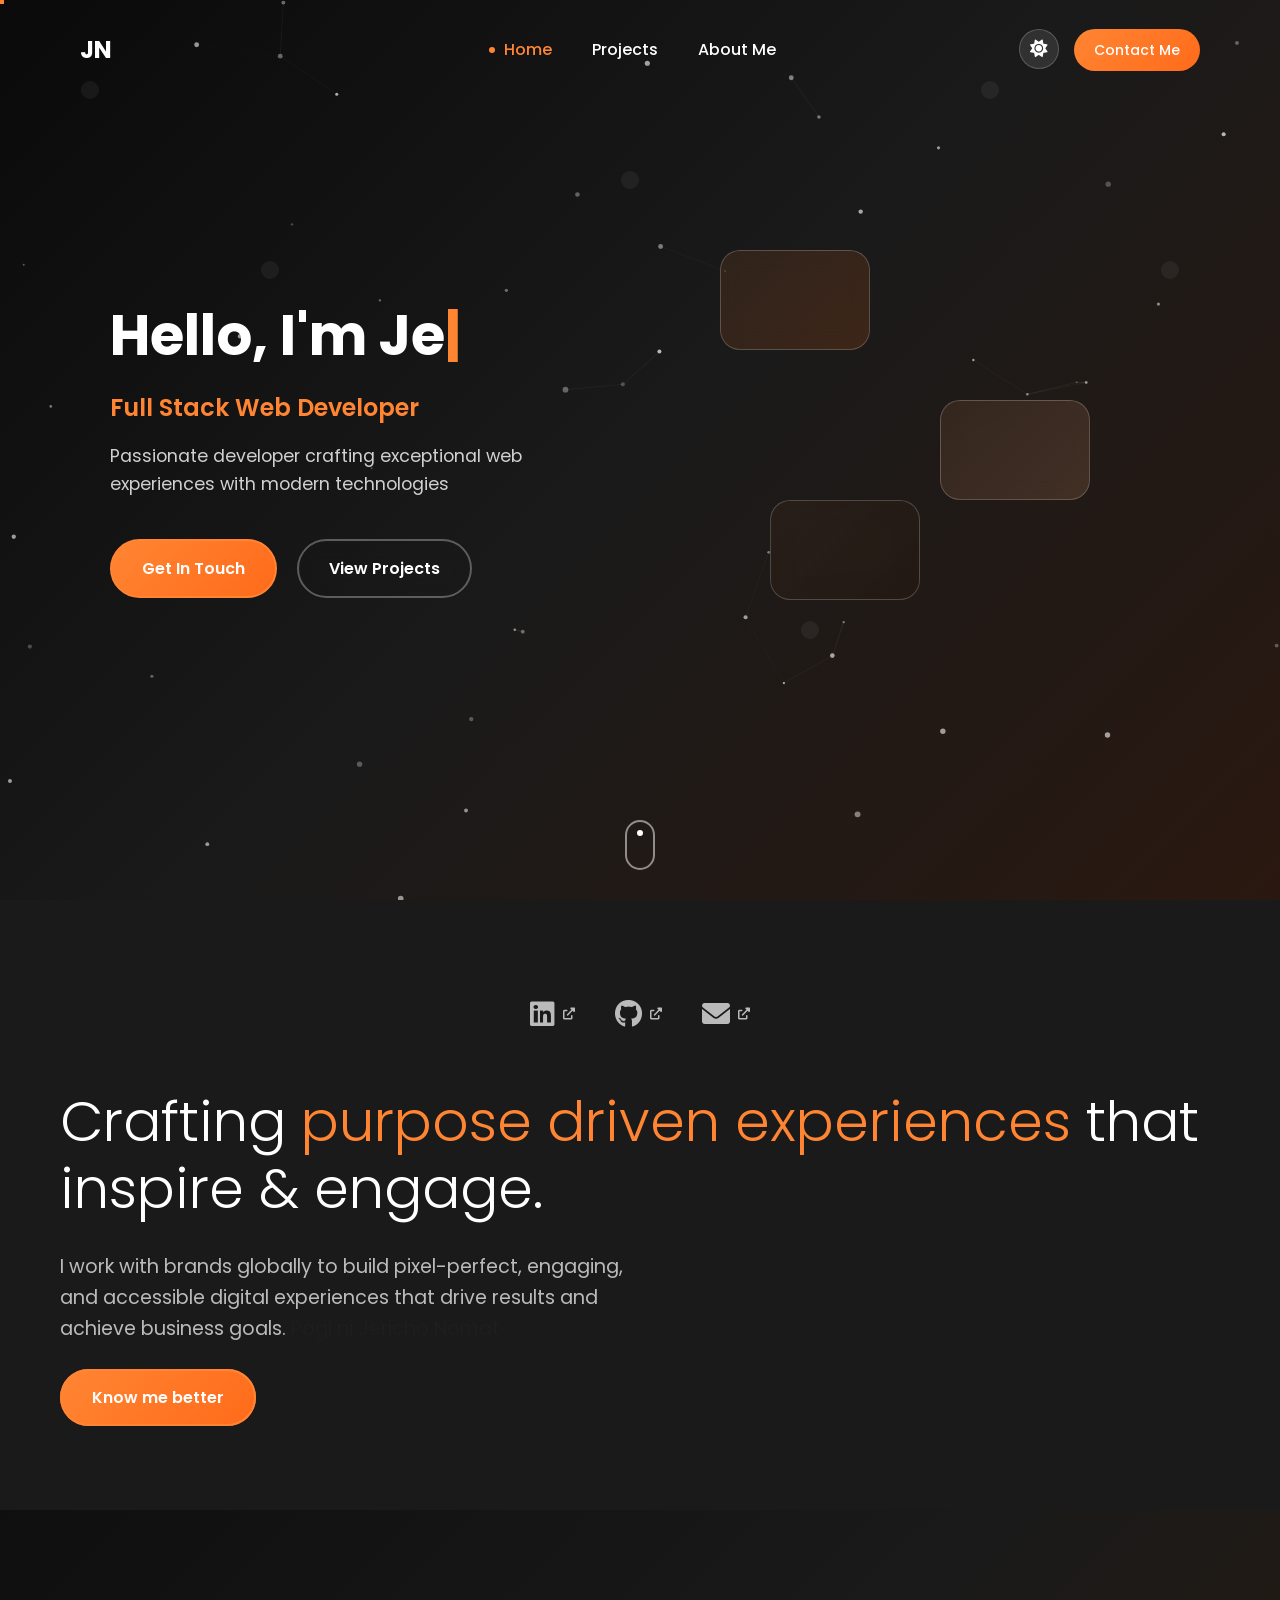
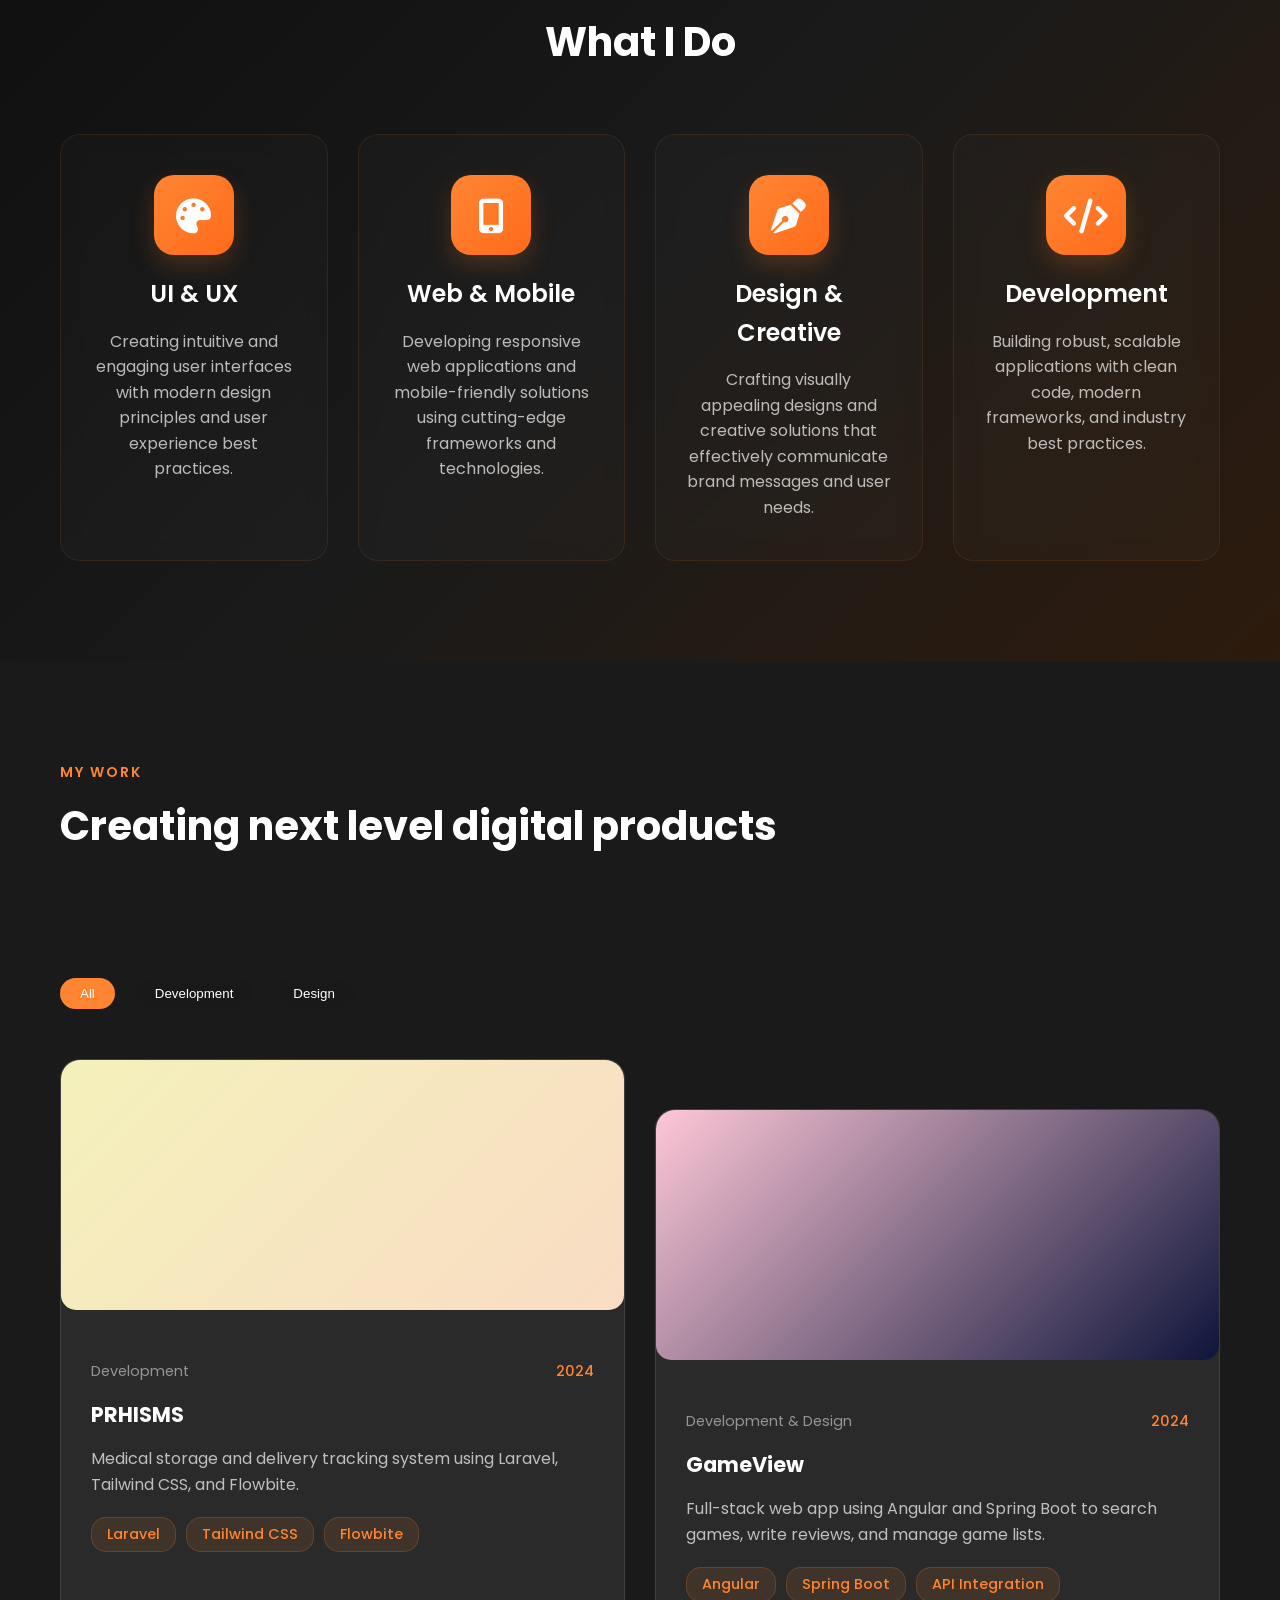
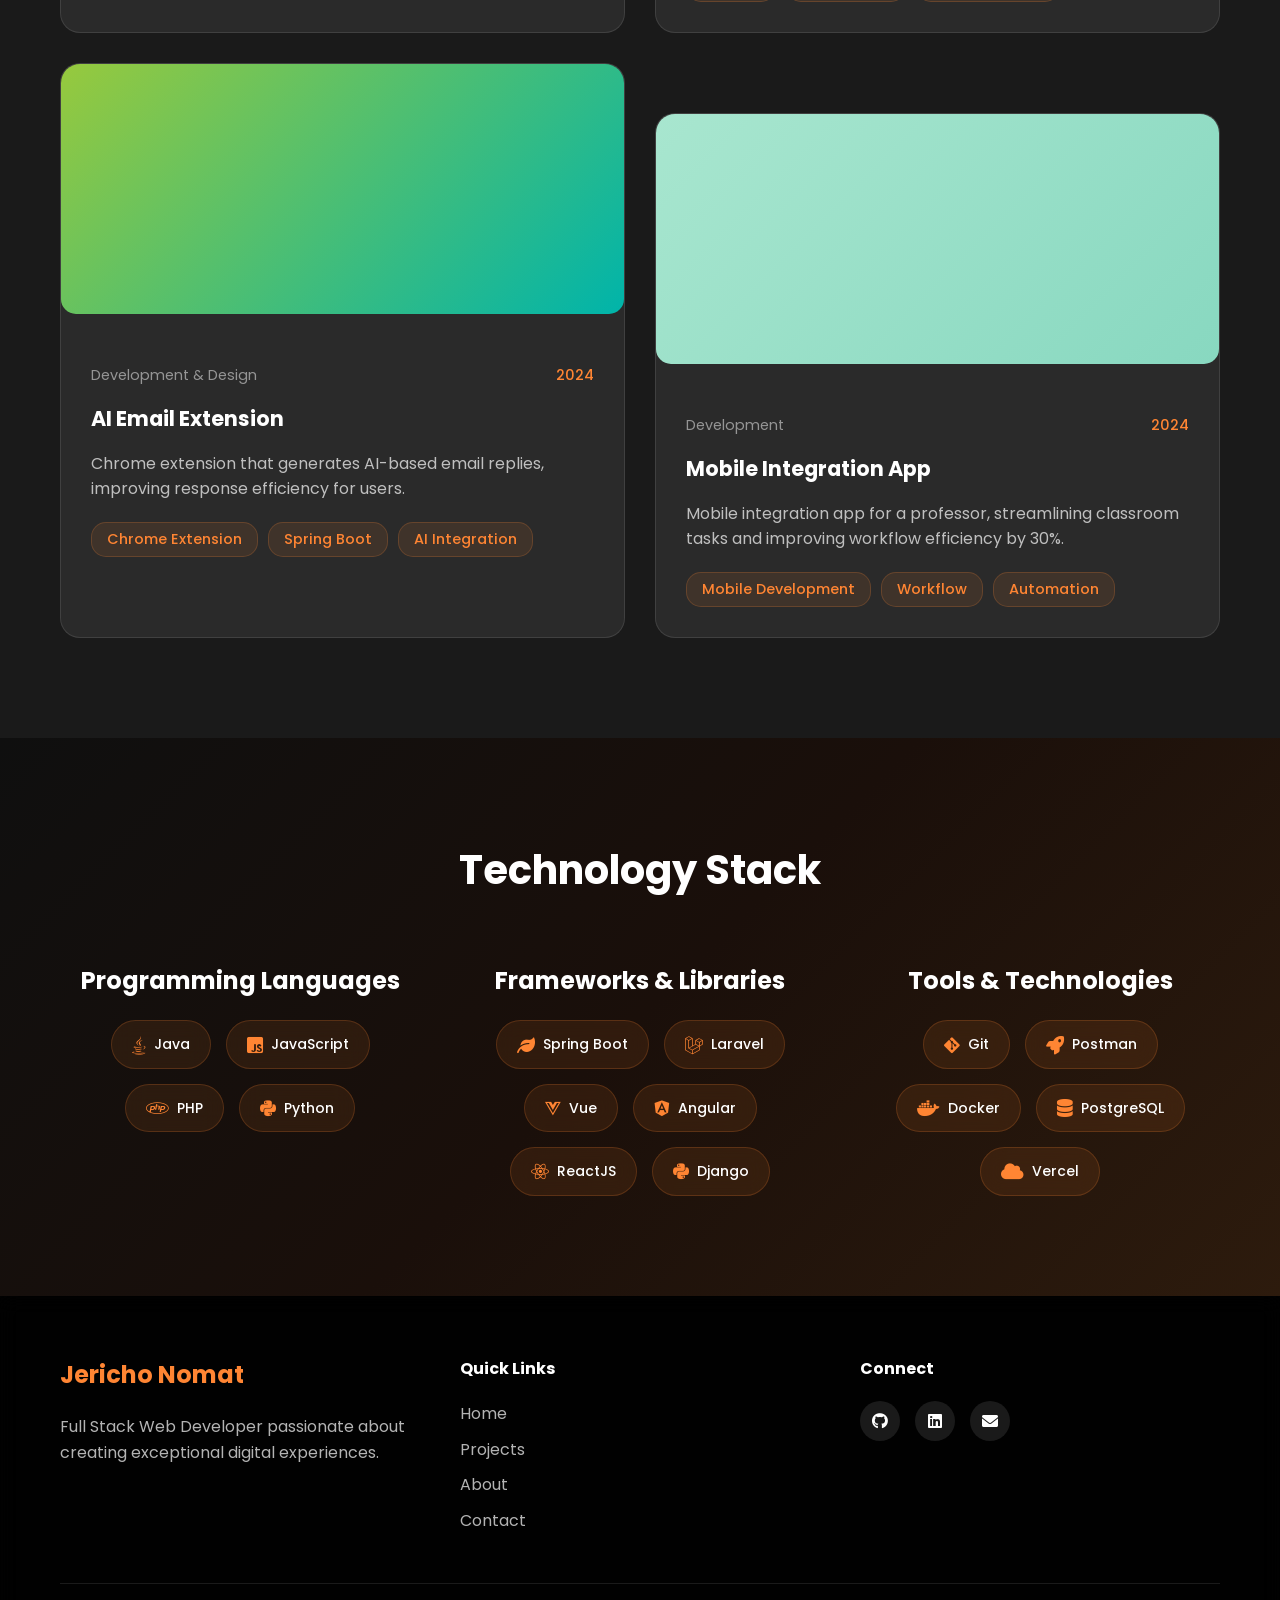
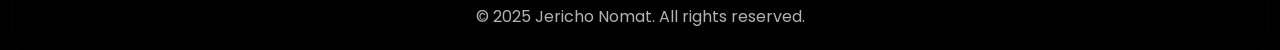
<file: index.html>
<!DOCTYPE html>
<html lang="en">
<head>
    <meta charset="UTF-8">
    <meta name="viewport" content="width=device-width, initial-scale=1.0">
    <title>Jericho Nomat - Full Stack Developer</title>
    <link rel="stylesheet" href="css/styles.css">
    <link href="https://fonts.googleapis.com/css2?family=Poppins:wght@300;400;500;600;700;800;900&display=swap" rel="stylesheet">
    <link rel="stylesheet" href="https://cdnjs.cloudflare.com/ajax/libs/font-awesome/6.0.0/css/all.min.css">
</head>
<body>
    <!-- Navigation -->
    <nav class="navbar">
        <div class="nav-container">
            <div class="nav-logo">
                <span>JN</span>
            </div>
            <div class="nav-menu">
                <a href="#home" class="nav-link active">Home</a>
                <a href="projects.html" class="nav-link">Projects</a>
                <a href="about.html" class="nav-link">About Me</a>
            </div>
            <div class="nav-actions">
                <button class="theme-toggle" id="themeToggle" title="Toggle Theme">
                    <i class="fas fa-sun"></i>
                </button>
                <a href="contact.html" class="nav-contact-btn">Contact Me</a>
                <div class="nav-toggle">
                    <span></span>
                    <span></span>
                    <span></span>
                </div>
            </div>
        </div>
    </nav>

    <!-- Hero Section -->
    <section id="home" class="hero">
        <div class="hero-container">
            <div class="hero-content">
                <h1 class="hero-title">
                    <span class="typing-text">Hello, I'm Jericho Nomat</span>
                </h1>
                <p class="hero-subtitle">Full Stack Web Developer</p>
                <p class="hero-description">
                    Passionate developer crafting exceptional web experiences with modern technologies
                </p>
                <div class="hero-cta">
                    <a href="contact.html" class="btn-primary">Get In Touch</a>
                    <a href="projects.html" class="btn-secondary">View Projects</a>
                </div>
            </div>
            <div class="hero-visual">
                <div class="floating-elements">
                    <div class="floating-card card-1"></div>
                    <div class="floating-card card-2"></div>
                    <div class="floating-card card-3"></div>
                </div>
            </div>
        </div>
        <div class="scroll-indicator">
            <div class="scroll-dot"></div>
        </div>
    </section>

    <!-- Social & Summary Section -->
    <section class="social-summary">
        <div class="container">
            <div class="summary-card">
                <div class="social-links">
                    <a href="https://linkedin.com/in/jericho-nomat-7a0a85187-7a0a85187" class="social-link" target="_blank">
                        <i class="fab fa-linkedin"></i>
                        <i class="fas fa-external-link-alt"></i>
                    </a>
                    <a href="https://github.com/J3richoDev" class="social-link" target="_blank">
                        <i class="fab fa-github"></i>
                        <i class="fas fa-external-link-alt"></i>
                    </a>
                    <a href="mailto:nomat.dev@gmail.com" class="social-link">
                        <i class="fas fa-envelope"></i>
                        <i class="fas fa-external-link-alt"></i>
                    </a>
                </div>
                <h2>Crafting <span class="highlight">purpose driven experiences</span> that inspire & engage.</h2>
                <p>
                    I work with brands globally to build pixel-perfect, engaging, and accessible digital 
                    experiences that drive results and achieve business goals.<span class="hehe"> Pogi ni Jericho Nomat</span>
                </p>
                <a href="about.html" class="btn-primary">Know me better</a>
            </div>
        </div>
    </section>

    <!-- Services Section -->
    <section class="services">
        <div class="container">
            <h2 class="section-title">What I Do</h2>
            <div class="services-grid">
                <div class="service-card">
                    <div class="service-icon">
                        <i class="fas fa-palette"></i>
                    </div>
                    <h3>UI & UX</h3>
                    <p>Creating intuitive and engaging user interfaces with modern design principles and user experience best practices.</p>
                </div>
                <div class="service-card">
                    <div class="service-icon">
                        <i class="fas fa-mobile-alt"></i>
                    </div>
                    <h3>Web & Mobile</h3>
                    <p>Developing responsive web applications and mobile-friendly solutions using cutting-edge frameworks and technologies.</p>
                </div>
                <div class="service-card">
                    <div class="service-icon">
                        <i class="fas fa-pen-nib"></i>
                    </div>
                    <h3>Design & Creative</h3>
                    <p>Crafting visually appealing designs and creative solutions that effectively communicate brand messages and user needs.</p>
                </div>
                <div class="service-card">
                    <div class="service-icon">
                        <i class="fas fa-code"></i>
                    </div>
                    <h3>Development</h3>
                    <p>Building robust, scalable applications with clean code, modern frameworks, and industry best practices.</p>
                </div>
            </div>
        </div>
    </section>

    <!-- Featured Projects -->
    <section class="featured-projects">
        <div class="container">
            <div class="section-header">
                <div class="section-info">
                    <span class="section-label">MY WORK</span>
                    <h2 class="section-title">Creating next level digital products</h2>
                </div>
            </div>
            <div class="work-filter">
                <button class="filter-btn active" data-filter="all">All</button>
                <button class="filter-btn" data-filter="development">Development</button>
                <button class="filter-btn" data-filter="design">Design</button>
            </div>
            <div class="projects-grid">
                <div class="project-card">
                    <div class="project-image">
                        <div class="project-overlay">
                            <a href="projects.html" class="project-link">View Details</a>
                        </div>
                    </div>
                    <div class="project-content">
                        <div class="project-meta">
                            <span class="project-category">Development</span>
                            <span class="project-year">2024</span>
                        </div>
                        <h3>PRHISMS</h3>
                        <p>Medical storage and delivery tracking system using Laravel, Tailwind CSS, and Flowbite.</p>
                        <div class="project-tags">
                            <span class="tag">Laravel</span>
                            <span class="tag">Tailwind CSS</span>
                            <span class="tag">Flowbite</span>
                        </div>
                    </div>
                </div>
                <div class="project-card">
                    <div class="project-image">
                        <div class="project-overlay">
                            <a href="projects.html" class="project-link">View Details</a>
                        </div>
                    </div>
                    <div class="project-content">
                        <div class="project-meta">
                            <span class="project-category">Development & Design</span>
                            <span class="project-year">2024</span>
                        </div>
                        <h3>GameView</h3>
                        <p>Full-stack web app using Angular and Spring Boot to search games, write reviews, and manage game lists.</p>
                        <div class="project-tags">
                            <span class="tag">Angular</span>
                            <span class="tag">Spring Boot</span>
                            <span class="tag">API Integration</span>
                        </div>
                    </div>
                </div>
                <div class="project-card">
                    <div class="project-image">
                        <div class="project-overlay">
                            <a href="projects.html" class="project-link">View Details</a>
                        </div>
                    </div>
                    <div class="project-content">
                        <div class="project-meta">
                            <span class="project-category">Development & Design</span>
                            <span class="project-year">2024</span>
                        </div>
                        <h3>AI Email Extension</h3>
                        <p>Chrome extension that generates AI-based email replies, improving response efficiency for users.</p>
                        <div class="project-tags">
                            <span class="tag">Chrome Extension</span>
                            <span class="tag">Spring Boot</span>
                            <span class="tag">AI Integration</span>
                        </div>
                    </div>
                </div>
                <div class="project-card">
                    <div class="project-image">
                        <div class="project-overlay">
                            <a href="projects.html" class="project-link">View Details</a>
                        </div>
                    </div>
                    <div class="project-content">
                        <div class="project-meta">
                            <span class="project-category">Development</span>
                            <span class="project-year">2024</span>
                        </div>
                        <h3>Mobile Integration App</h3>
                        <p>Mobile integration app for a professor, streamlining classroom tasks and improving workflow efficiency by 30%.</p>
                        <div class="project-tags">
                            <span class="tag">Mobile Development</span>
                            <span class="tag">Workflow</span>
                            <span class="tag">Automation</span>
                        </div>
                    </div>
                </div>
            </div>
        </div>
    </section>

    <!-- Tech Stack -->
    <section class="tech-stack">
        <div class="container">
            <h2 class="section-title">Technology Stack</h2>
            <div class="tech-categories">
                <div class="tech-category">
                    <h3>Programming Languages</h3>
                    <div class="tech-items">
                        <div class="tech-item">
                            <i class="fab fa-java"></i>
                            <span>Java</span>
                        </div>
                        <div class="tech-item">
                            <i class="fab fa-js-square"></i>
                            <span>JavaScript</span>
                        </div>
                        <div class="tech-item">
                            <i class="fab fa-php"></i>
                            <span>PHP</span>
                        </div>
                        <div class="tech-item">
                            <i class="fab fa-python"></i>
                            <span>Python</span>
                        </div>
                    </div>
                </div>
                <div class="tech-category">
                    <h3>Frameworks & Libraries</h3>
                    <div class="tech-items">
                        <div class="tech-item">
                            <i class="fas fa-leaf"></i>
                            <span>Spring Boot</span>
                        </div>
                        <div class="tech-item">
                            <i class="fab fa-laravel"></i>
                            <span>Laravel</span>
                        </div>
                        <div class="tech-item">
                            <i class="fab fa-vuejs"></i>
                            <span>Vue</span>
                        </div>
                        <div class="tech-item">
                            <i class="fab fa-angular"></i>
                            <span>Angular</span>
                        </div>
                        <div class="tech-item">
                            <i class="fab fa-react"></i>
                            <span>ReactJS</span>
                        </div>
                        <div class="tech-item">
                            <i class="fab fa-python"></i>
                            <span>Django</span>
                        </div>
                    </div>
                </div>
                <div class="tech-category">
                    <h3>Tools & Technologies</h3>
                    <div class="tech-items">
                        <div class="tech-item">
                            <i class="fab fa-git-alt"></i>
                            <span>Git</span>
                        </div>
                        <div class="tech-item">
                            <i class="fas fa-rocket"></i>
                            <span>Postman</span>
                        </div>
                        <div class="tech-item">
                            <i class="fab fa-docker"></i>
                            <span>Docker</span>
                        </div>
                        <div class="tech-item">
                            <i class="fas fa-database"></i>
                            <span>PostgreSQL</span>
                        </div>
                        <div class="tech-item">
                            <i class="fas fa-cloud"></i>
                            <span>Vercel</span>
                        </div>
                    </div>
                </div>
            </div>
        </div>
    </section>

    <!-- Footer -->
    <footer class="footer">
        <div class="container">
            <div class="footer-content">
                <div class="footer-section">
                    <h3>Jericho Nomat</h3>
                    <p>Full Stack Web Developer passionate about creating exceptional digital experiences.</p>
                </div>
                <div class="footer-section">
                    <h4>Quick Links</h4>
                    <ul>
                        <li><a href="#home">Home</a></li>
                        <li><a href="projects.html">Projects</a></li>
                        <li><a href="about.html">About</a></li>
                        <li><a href="contact.html">Contact</a></li>
                    </ul>
                </div>
                <div class="footer-section">
                    <h4>Connect</h4>
                    <div class="footer-social">
                        <a href="https://github.com/J3richoDev" target="_blank"><i class="fab fa-github"></i></a>
                        <a href="https://linkedin.com/in/jericho-nomat-7a0a85187" target="_blank"><i class="fab fa-linkedin"></i></a>
                        <a href="mailto:nomat.dev@gmail.com"><i class="fas fa-envelope"></i></a>                   
                    </div>
                </div>
            </div>
            <div class="footer-bottom">
                <p>&copy; 2025 Jericho Nomat. All rights reserved.</p>
            </div>
        </div>
    </footer>

    <script src="js/script.js"></script>
</body>
</html>
</file>
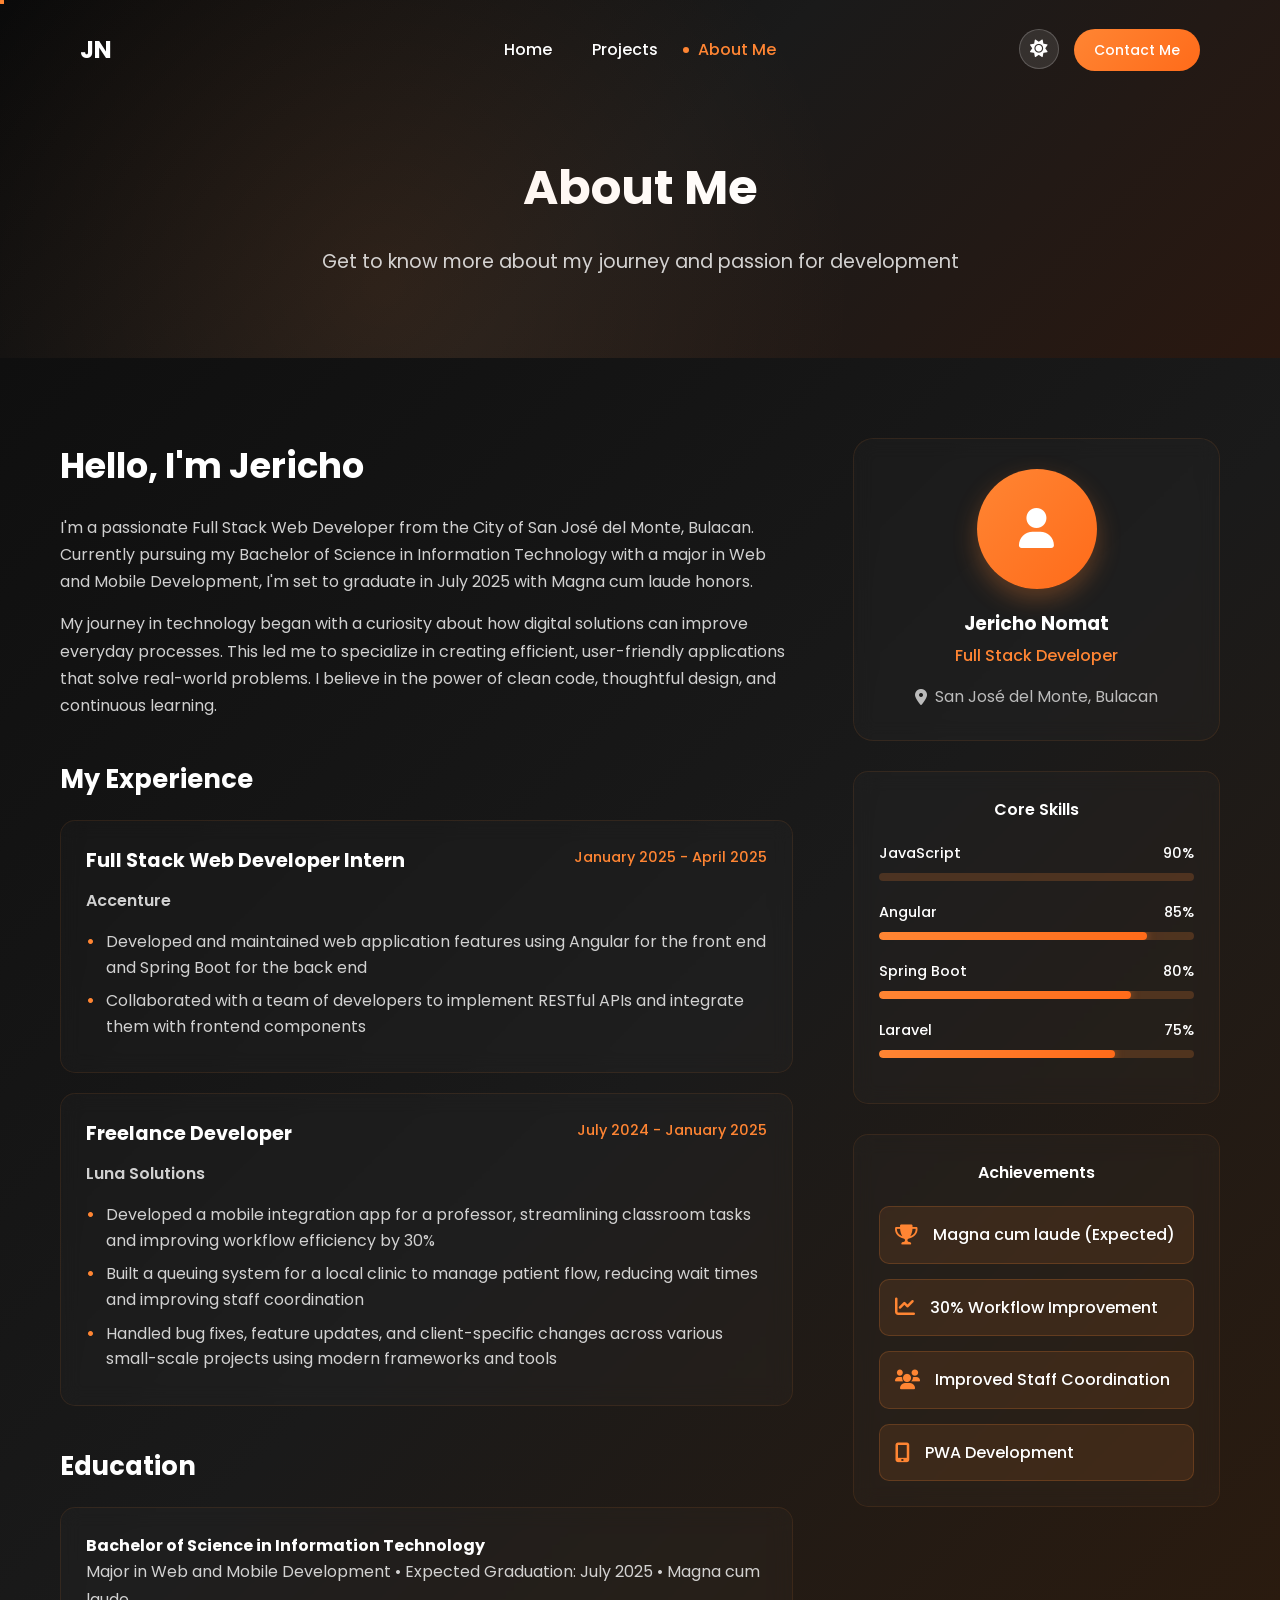
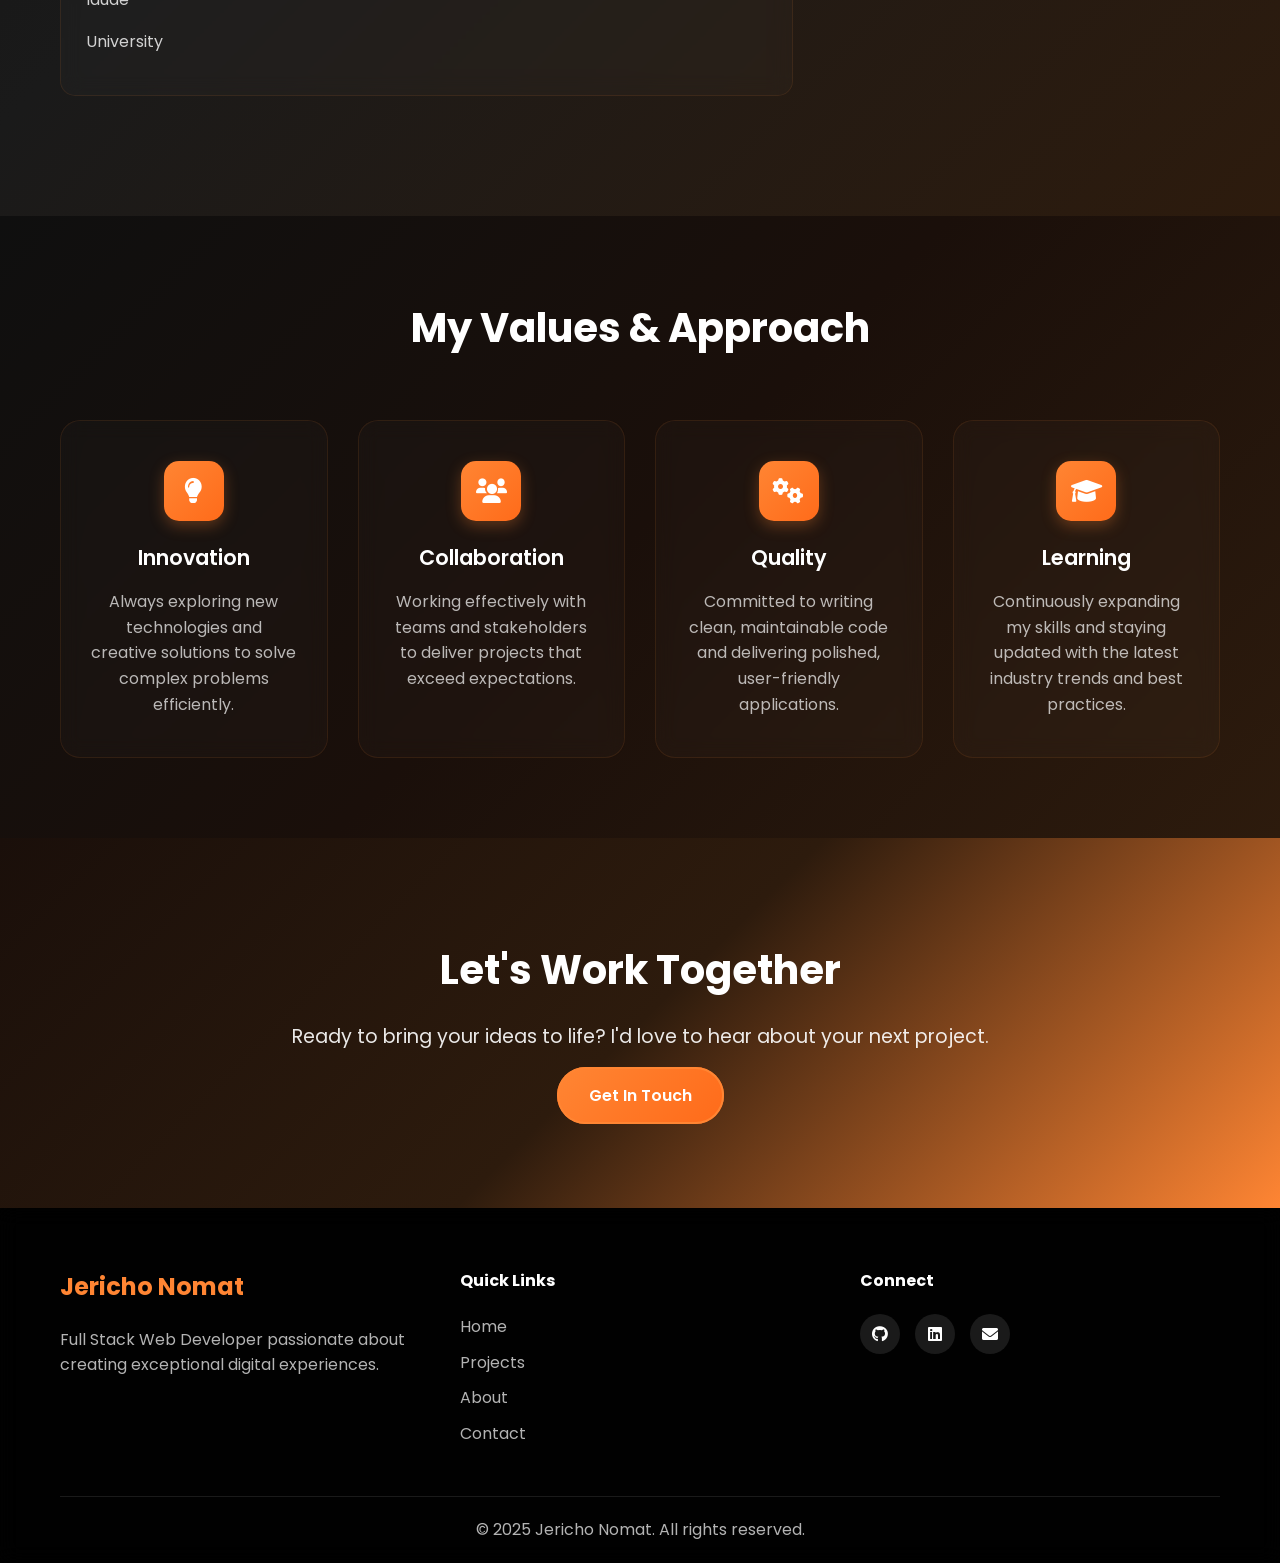
<file: about.html>
<!DOCTYPE html>
<html lang="en">
<head>
    <meta charset="UTF-8">
    <meta name="viewport" content="width=device-width, initial-scale=1.0">
    <title>About Me - Jericho Nomat</title>
    <link rel="stylesheet" href="css/styles.css">
    <link href="https://fonts.googleapis.com/css2?family=Poppins:wght@300;400;500;600;700;800;900&display=swap" rel="stylesheet">
    <link rel="stylesheet" href="https://cdnjs.cloudflare.com/ajax/libs/font-awesome/6.0.0/css/all.min.css">
</head>
<body>
    <!-- Navigation -->
    <nav class="navbar">
        <div class="nav-container">
            <div class="nav-logo">
                <a href="index.html"><span>JN</span></a>
            </div>
            <div class="nav-menu">
                <a href="index.html" class="nav-link">Home</a>
                <a href="projects.html" class="nav-link">Projects</a>
                <a href="about.html" class="nav-link active">About Me</a>
            </div>
            <div class="nav-actions">
                <button class="theme-toggle" id="themeToggle" title="Toggle Theme">
                    <i class="fas fa-sun"></i>
                </button>
                <a href="contact.html" class="nav-contact-btn">Contact Me</a>
                <div class="nav-toggle">
                    <span></span>
                    <span></span>
                    <span></span>
                </div>
            </div>
        </div>
    </nav>

    <!-- About Header -->
    <section class="page-header">
        <div class="container">
            <h1 class="page-title">About Me</h1>
            <p class="page-subtitle">Get to know more about my journey and passion for development</p>
        </div>
    </section>

    <!-- About Content -->
    <section class="about-content">
        <div class="container">
            <div class="about-grid">
                <div class="about-text">
                    <div class="about-section">
                        <h2>Hello, I'm Jericho</h2>
                        <p>
                            I'm a passionate Full Stack Web Developer from the City of San José del Monte, Bulacan. 
                            Currently pursuing my Bachelor of Science in Information Technology with a major in Web and Mobile Development, 
                            I'm set to graduate in July 2025 with Magna cum laude honors.
                        </p>
                        <p>
                            My journey in technology began with a curiosity about how digital solutions can improve everyday processes. 
                            This led me to specialize in creating efficient, user-friendly applications that solve real-world problems. 
                            I believe in the power of clean code, thoughtful design, and continuous learning.
                        </p>
                    </div>

                    <div class="about-section">
                        <h3>My Experience</h3>
                        <div class="experience-item">
                            <div class="experience-header">
                                <h4>Full Stack Web Developer Intern</h4>
                                <span class="experience-period">January 2025 - April 2025</span>
                            </div>
                            <p class="experience-company">Accenture</p>
                            <ul class="experience-details">
                                <li>Developed and maintained web application features using Angular for the front end and Spring Boot for the back end</li>
                                <li>Collaborated with a team of developers to implement RESTful APIs and integrate them with frontend components</li>
                            </ul>
                        </div>

                        <div class="experience-item">
                            <div class="experience-header">
                                <h4>Freelance Developer</h4>
                                <span class="experience-period">July 2024 - January 2025</span>
                            </div>
                            <p class="experience-company">Luna Solutions</p>
                            <ul class="experience-details">
                                <li>Developed a mobile integration app for a professor, streamlining classroom tasks and improving workflow efficiency by 30%</li>
                                <li>Built a queuing system for a local clinic to manage patient flow, reducing wait times and improving staff coordination</li>
                                <li>Handled bug fixes, feature updates, and client-specific changes across various small-scale projects using modern frameworks and tools</li>
                            </ul>
                        </div>
                    </div>

                    <div class="about-section">
                        <h3>Education</h3>
                        <div class="education-item">
                            <h4>Bachelor of Science in Information Technology</h4>
                            <p class="education-details">Major in Web and Mobile Development • Expected Graduation: July 2025 • Magna cum laude</p>
                            <p class="education-school">University</p>
                        </div>
                    </div>
                </div>

                <div class="about-visual">
                    <div class="profile-card">
                        <div class="profile-image">
                            <div class="profile-placeholder">
                                <i class="fas fa-user"></i>
                            </div>
                        </div>
                        <div class="profile-info">
                            <h3>Jericho Nomat</h3>
                            <p>Full Stack Developer</p>
                            <div class="profile-location">
                                <i class="fas fa-map-marker-alt"></i>
                                <span>San José del Monte, Bulacan</span>
                            </div>
                        </div>
                    </div>

                    <div class="skills-overview">
                        <h4>Core Skills</h4>
                        <div class="skill-bars">
                            <div class="skill-item">
                                <div class="skill-info">
                                    <span>JavaScript</span>
                                    <span>90%</span>
                                </div>
                                <div class="skill-bar">
                                    <div class="skill-progress" style="width: 90%"></div>
                                </div>
                            </div>
                            <div class="skill-item">
                                <div class="skill-info">
                                    <span>Angular</span>
                                    <span>85%</span>
                                </div>
                                <div class="skill-bar">
                                    <div class="skill-progress" style="width: 85%"></div>
                                </div>
                            </div>
                            <div class="skill-item">
                                <div class="skill-info">
                                    <span>Spring Boot</span>
                                    <span>80%</span>
                                </div>
                                <div class="skill-bar">
                                    <div class="skill-progress" style="width: 80%"></div>
                                </div>
                            </div>
                            <div class="skill-item">
                                <div class="skill-info">
                                    <span>Laravel</span>
                                    <span>75%</span>
                                </div>
                                <div class="skill-bar">
                                    <div class="skill-progress" style="width: 75%"></div>
                                </div>
                            </div>
                        </div>
                    </div>

                    <div class="achievements">
                        <h4>Achievements</h4>
                        <div class="achievement-list">
                            <div class="achievement-item">
                                <i class="fas fa-trophy"></i>
                                <span>Magna cum laude (Expected)</span>
                            </div>
                            <div class="achievement-item">
                                <i class="fas fa-chart-line"></i>
                                <span>30% Workflow Improvement</span>
                            </div>
                            <div class="achievement-item">
                                <i class="fas fa-users"></i>
                                <span>Improved Staff Coordination</span>
                            </div>
                            <div class="achievement-item">
                                <i class="fas fa-mobile-alt"></i>
                                <span>PWA Development</span>
                            </div>
                        </div>
                    </div>
                </div>
            </div>
        </div>
    </section>

    <!-- Values Section -->
    <section class="values-section">
        <div class="container">
            <h2 class="section-title">My Values & Approach</h2>
            <div class="values-grid">
                <div class="value-card">
                    <div class="value-icon">
                        <i class="fas fa-lightbulb"></i>
                    </div>
                    <h3>Innovation</h3>
                    <p>Always exploring new technologies and creative solutions to solve complex problems efficiently.</p>
                </div>
                <div class="value-card">
                    <div class="value-icon">
                        <i class="fas fa-users"></i>
                    </div>
                    <h3>Collaboration</h3>
                    <p>Working effectively with teams and stakeholders to deliver projects that exceed expectations.</p>
                </div>
                <div class="value-card">
                    <div class="value-icon">
                        <i class="fas fa-cogs"></i>
                    </div>
                    <h3>Quality</h3>
                    <p>Committed to writing clean, maintainable code and delivering polished, user-friendly applications.</p>
                </div>
                <div class="value-card">
                    <div class="value-icon">
                        <i class="fas fa-graduation-cap"></i>
                    </div>
                    <h3>Learning</h3>
                    <p>Continuously expanding my skills and staying updated with the latest industry trends and best practices.</p>
                </div>
            </div>
        </div>
    </section>

    <!-- CTA Section -->
    <section class="cta-section">
        <div class="container">
            <div class="cta-content">
                <h2>Let's Work Together</h2>
                <p>Ready to bring your ideas to life? I'd love to hear about your next project.</p>
                <a href="contact.html" class="btn-primary">Get In Touch</a>
            </div>
        </div>
    </section>

    <!-- Footer -->
    <footer class="footer">
        <div class="container">
            <div class="footer-content">
                <div class="footer-section">
                    <h3>Jericho Nomat</h3>
                    <p>Full Stack Web Developer passionate about creating exceptional digital experiences.</p>
                </div>
                <div class="footer-section">
                    <h4>Quick Links</h4>
                    <ul>
                        <li><a href="index.html">Home</a></li>
                        <li><a href="projects.html">Projects</a></li>
                        <li><a href="about.html">About</a></li>
                        <li><a href="contact.html">Contact</a></li>
                    </ul>
                </div>
                <div class="footer-section">
                    <h4>Connect</h4>
                    <div class="footer-social">
                        <a href="https://github.com/JerichoDev" target="_blank"><i class="fab fa-github"></i></a>
                        <a href="https://linkedin.com/in/jericho-nomat" target="_blank"><i class="fab fa-linkedin"></i></a>
                        <a href="mailto:nomat.dev@gmail.com"><i class="fas fa-envelope"></i></a>
                    </div>
                </div>
            </div>
            <div class="footer-bottom">
                <p>&copy; 2025 Jericho Nomat. All rights reserved.</p>
            </div>
        </div>
    </footer>

    <script src="js/script.js"></script>
</body>
</html>
</file>
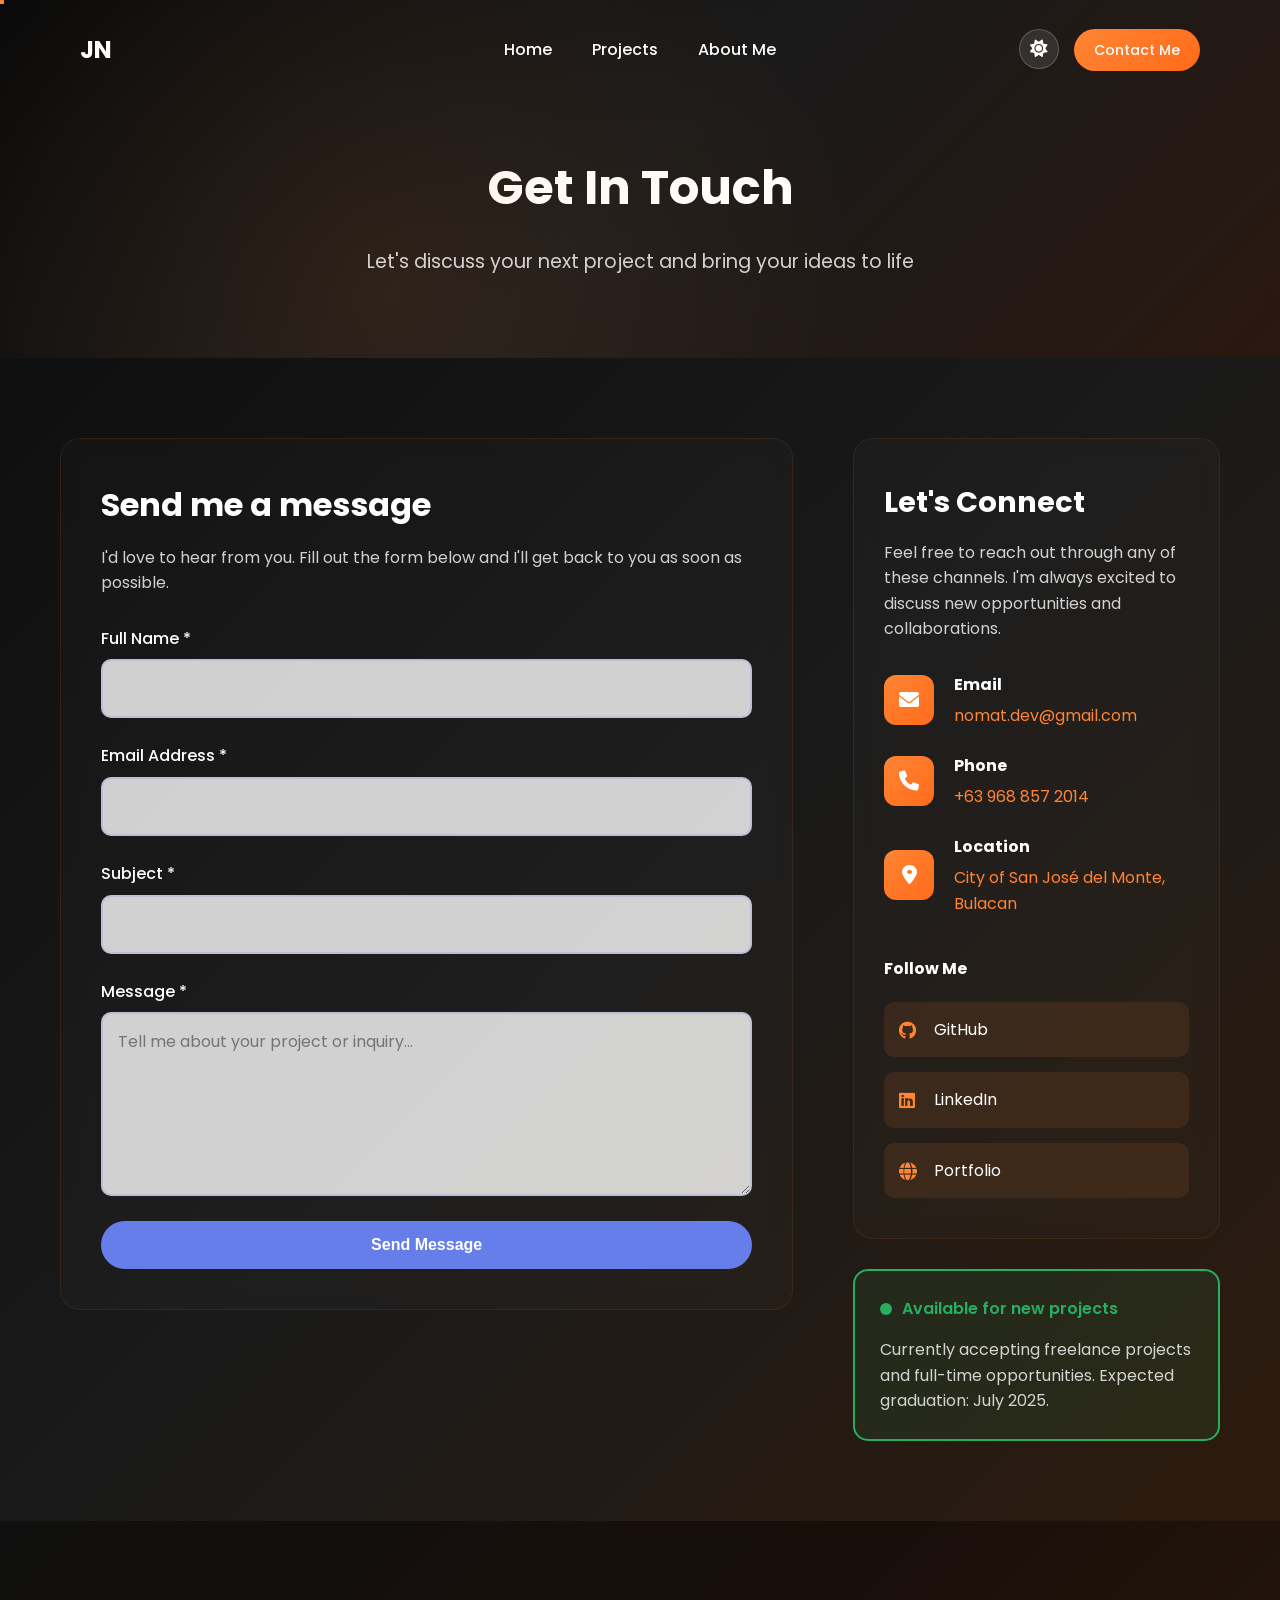
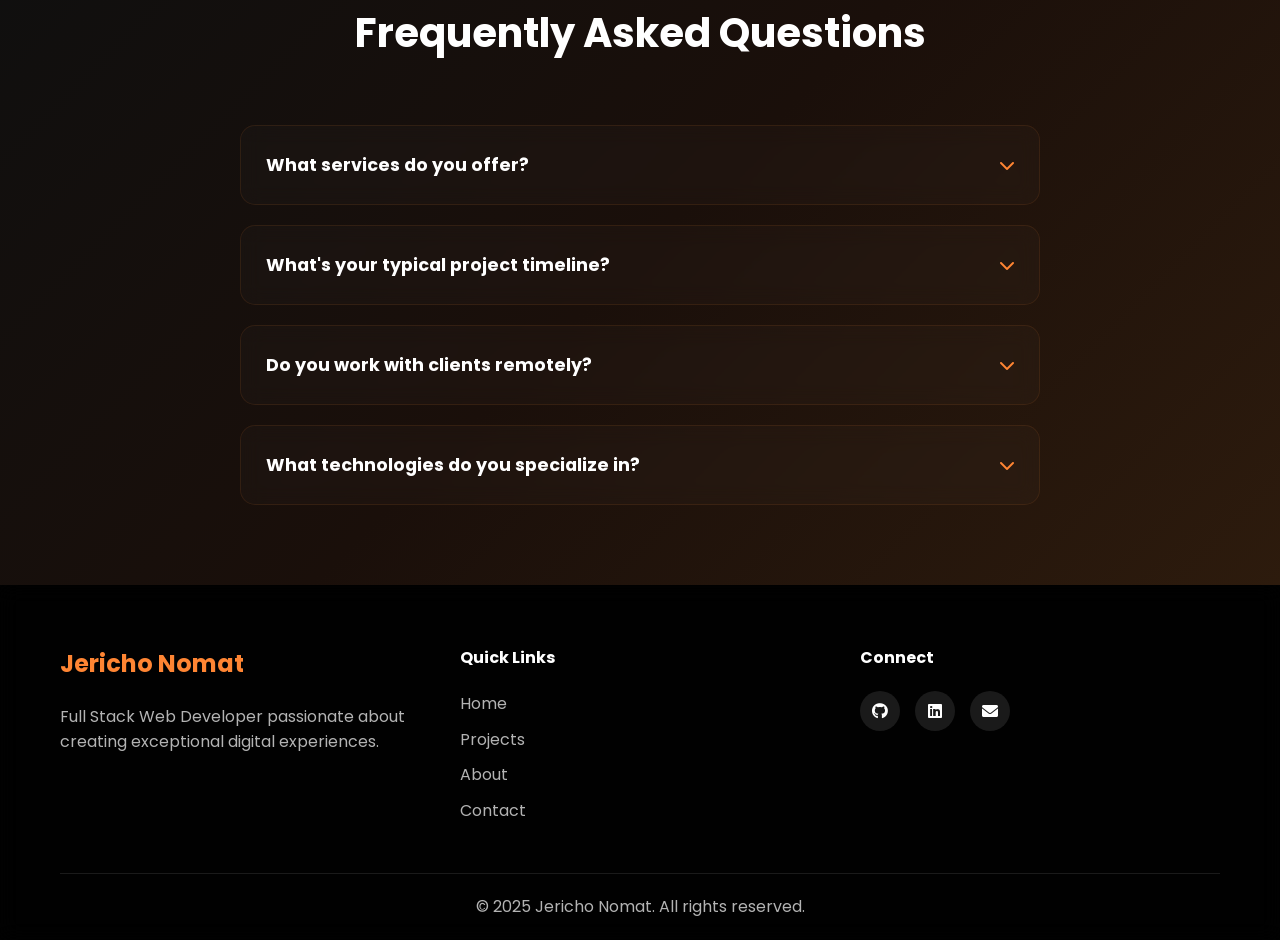
<file: contact.html>
<!DOCTYPE html>
<head>
    <meta charset="UTF-8">
    <meta name="viewport" content="width=device-width, initial-scale=1.0">
    <title>Contact Me - Jericho Nomat</title>
    <link rel="stylesheet" href="css/styles.css">
    <link href="https://fonts.googleapis.com/css2?family=Poppins:wght@300;400;500;600;700;800;900&display=swap" rel="stylesheet">
    <link rel="stylesheet" href="https://cdnjs.cloudflare.com/ajax/libs/font-awesome/6.0.0/css/all.min.css">
</head>
<body>
    <!-- Navigation -->
    <nav class="navbar">
        <div class="nav-container">
            <div class="nav-logo">
                <a href="index.html"><span>JN</span></a>
            </div>
            <div class="nav-menu">
                <a href="index.html" class="nav-link">Home</a>
                <a href="projects.html" class="nav-link">Projects</a>
                <a href="about.html" class="nav-link">About Me</a>
            </div>
            <div class="nav-actions">
                <button class="theme-toggle" id="themeToggle" title="Toggle Theme">
                    <i class="fas fa-sun"></i>
                </button>
                <a href="contact.html" class="nav-contact-btn active">Contact Me</a>
                <div class="nav-toggle">
                    <span></span>
                    <span></span>
                    <span></span>
                </div>
            </div>
        </div>
    </nav>

    <!-- Contact Header -->
    <section class="page-header">
        <div class="container">
            <h1 class="page-title">Get In Touch</h1>
            <p class="page-subtitle">Let's discuss your next project and bring your ideas to life</p>
        </div>
    </section>

    <!-- Contact Content -->
    <section class="contact-content">
        <div class="container">
            <div class="contact-grid">
                <!-- Contact Form -->
                <div class="contact-form-section">
                    <div class="form-container">
                        <h2>Send me a message</h2>
                        <p>I'd love to hear from you. Fill out the form below and I'll get back to you as soon as possible.</p>
                        <form id="contactForm" class="contact-form" method="POST" data-endpoint="https://formspree.io/f/xrbyqlwl">
                            <div class="form-group">
                                <label for="name">Full Name *</label>
                                <input type="text" id="name" name="name" required>
                                <div class="form-error" id="nameError"></div>
                            </div>
                            
                            <div class="form-group">
                                <label for="email">Email Address *</label>
                                <input type="email" id="email" name="email" required>
                                <div class="form-error" id="emailError"></div>
                            </div>
                            
                            <div class="form-group">
                                <label for="subject">Subject *</label>
                                <input type="text" id="subject" name="subject" required>
                                <div class="form-error" id="subjectError"></div>
                            </div>
                            
                            <div class="form-group">
                                <label for="message">Message *</label>
                                <textarea id="message" name="message" rows="6" required placeholder="Tell me about your project or inquiry..."></textarea>
                                <div class="form-error" id="messageError"></div>
                            </div>
                            
                            <button type="submit" class="submit-btn">
                                <span class="btn-text">Send Message</span>
                                <span class="btn-loading">
                                    <i class="fas fa-spinner fa-spin"></i>
                                    Sending...
                                </span>
                            </button>
                        </form>

                        <div class="form-error-global" id="formError" style="display:none; color:#d9534f; margin-top:12px;"></div>
                        
                        <div class="form-success" id="formSuccess">
                            <i class="fas fa-check-circle"></i>
                            <h3>Message Sent Successfully!</h3>
                            <p>Thank you for reaching out. I'll get back to you within 24 hours.</p>
                        </div>
                    </div>
                </div>

                <!-- Contact Info -->
                <div class="contact-info-section">
                    <div class="contact-info">
                        <h3>Let's Connect</h3>
                        <p>Feel free to reach out through any of these channels. I'm always excited to discuss new opportunities and collaborations.</p>
                        
                        <div class="contact-methods">
                            <div class="contact-method">
                                <div class="method-icon">
                                    <i class="fas fa-envelope"></i>
                                </div>
                                <div class="method-info">
                                    <h4>Email</h4>
                                    <a href="mailto:nomat.dev@gmail.com">nomat.dev@gmail.com</a>
                                </div>
                            </div>
                            
                            <div class="contact-method">
                                <div class="method-icon">
                                    <i class="fas fa-phone"></i>
                                </div>
                                <div class="method-info">
                                    <h4>Phone</h4>
                                    <a href="tel:+639688572014">+63 968 857 2014</a>
                                </div>
                            </div>
                            
                            <div class="contact-method">
                                <div class="method-icon">
                                    <i class="fas fa-map-marker-alt"></i>
                                </div>
                                <div class="method-info">
                                    <h4>Location</h4>
                                    <span>City of San José del Monte, Bulacan</span>
                                </div>
                            </div>
                        </div>

                        <div class="social-connect">
                            <h4>Follow Me</h4>
                            <div class="social-links-contact">
                                <a href="https://github.com/J3richoDev" class="social-link-contact" target="_blank">
                                    <i class="fab fa-github"></i>
                                    <span>GitHub</span>
                                </a>
                                <a href="https://linkedin.com/in/jericho-nomat-7a0a85187" class="social-link-contact" target="_blank">
                                    <i class="fab fa-linkedin"></i>
                                    <span>LinkedIn</span>
                                </a>
                                <a href="https://jericho-nomat.vercel.app" class="social-link-contact" target="_blank">
                                    <i class="fas fa-globe"></i>
                                    <span>Portfolio</span>
                                </a>
                            </div>
                        </div>
                    </div>

                    <div class="availability-status">
                        <div class="status-indicator">
                            <div class="status-dot available"></div>
                            <span class="status-text">Available for new projects</span>
                        </div>
                        <p>Currently accepting freelance projects and full-time opportunities. Expected graduation: July 2025.</p>
                    </div>
                </div>
            </div>
        </div>
    </section>

    <!-- FAQ Section -->
    <section class="faq-section">
        <div class="container">
            <h2 class="section-title">Frequently Asked Questions</h2>
            <div class="faq-grid">
                <div class="faq-item">
                    <div class="faq-question">
                        <h4>What services do you offer?</h4>
                        <i class="fas fa-chevron-down"></i>
                    </div>
                    <div class="faq-answer">
                        <p>I specialize in full-stack web development, including frontend development with Angular/React, backend development with Spring Boot/Laravel, mobile app development, and UI/UX design. I also offer consultation on project architecture and technology stack selection.</p>
                    </div>
                </div>
                
                <div class="faq-item">
                    <div class="faq-question">
                        <h4>What's your typical project timeline?</h4>
                        <i class="fas fa-chevron-down"></i>
                    </div>
                    <div class="faq-answer">
                        <p>Project timelines vary depending on complexity and scope. A simple website typically takes 2-4 weeks, while more complex web applications can take 2-3 months. I always provide detailed project timelines during the planning phase.</p>
                    </div>
                </div>
                
                <div class="faq-item">
                    <div class="faq-question">
                        <h4>Do you work with clients remotely?</h4>
                        <i class="fas fa-chevron-down"></i>
                    </div>
                    <div class="faq-answer">
                        <p>Yes, I work with clients both locally and internationally. I'm experienced in remote collaboration using tools like Slack, Zoom, and project management platforms to ensure smooth communication throughout the project.</p>
                    </div>
                </div>
                
                <div class="faq-item">
                    <div class="faq-question">
                        <h4>What technologies do you specialize in?</h4>
                        <i class="fas fa-chevron-down"></i>
                    </div>
                    <div class="faq-answer">
                        <p>I specialize in JavaScript, Java, PHP, and Python. For frameworks, I work with Angular, React, Spring Boot, Laravel, and Django. I'm also experienced with databases like PostgreSQL and MySQL, and deployment tools like Docker and Vercel.</p>
                    </div>
                </div>
            </div>
        </div>
    </section>

    <!-- Footer -->
    <footer class="footer">
        <div class="container">
            <div class="footer-content">
                <div class="footer-section">
                    <h3>Jericho Nomat</h3>
                    <p>Full Stack Web Developer passionate about creating exceptional digital experiences.</p>
                </div>
                <div class="footer-section">
                    <h4>Quick Links</h4>
                    <ul>
                        <li><a href="index.html">Home</a></li>
                        <li><a href="projects.html">Projects</a></li>
                        <li><a href="about.html">About</a></li>
                        <li><a href="contact.html">Contact</a></li>
                    </ul>
                </div>
                <div class="footer-section">
                    <h4>Connect</h4>
                    <div class="footer-social">
                        <a href="https://github.com/J3richoDev" target="_blank"><i class="fab fa-github"></i></a>
                        <a href="https://linkedin.com/in/jericho-nomat-7a0a85187" target="_blank"><i class="fab fa-linkedin"></i></a>
                        <a href="mailto:nomat.dev@gmail.com"><i class="fas fa-envelope"></i></a>
                    </div>
                </div>
            </div>
            <div class="footer-bottom">
                <p>&copy; 2025 Jericho Nomat. All rights reserved.</p>
            </div>
        </div>
    </footer>

    <script src="js/script.js"></script>
</body>
</html>
</file>
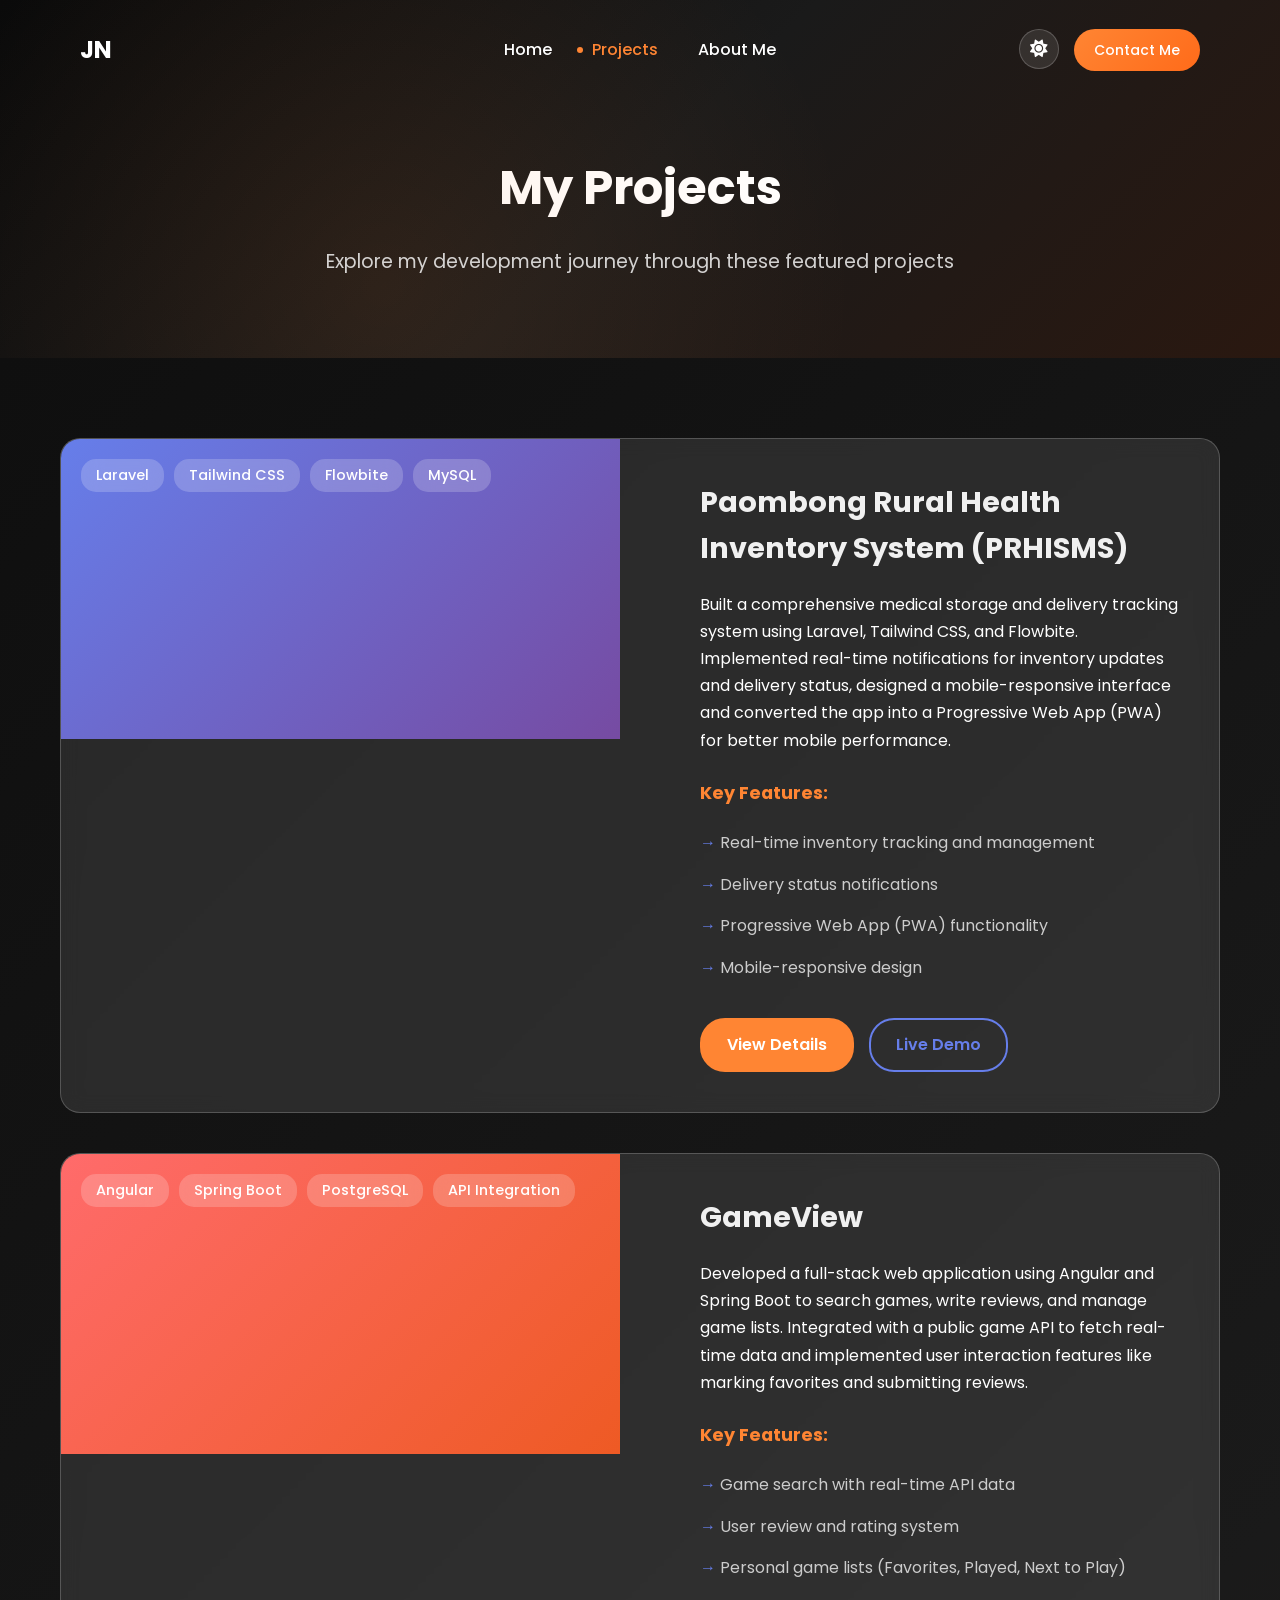
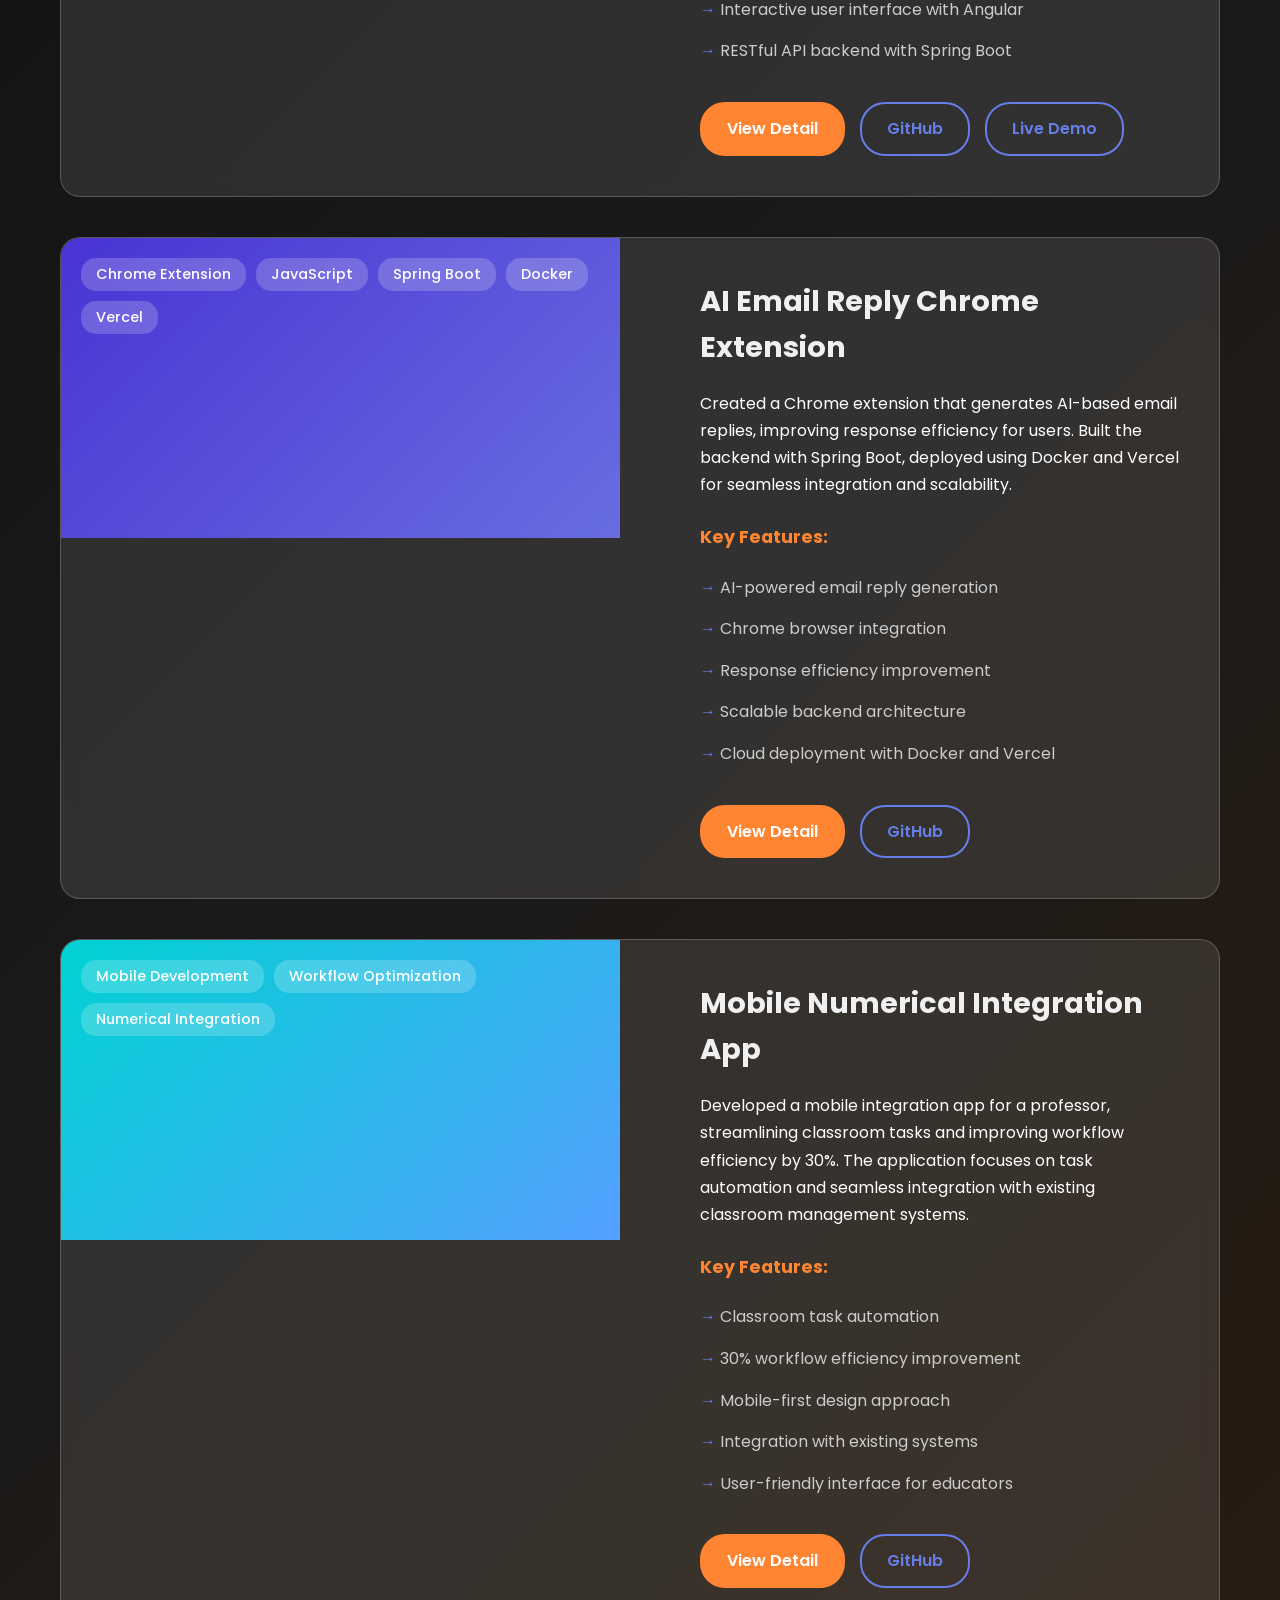
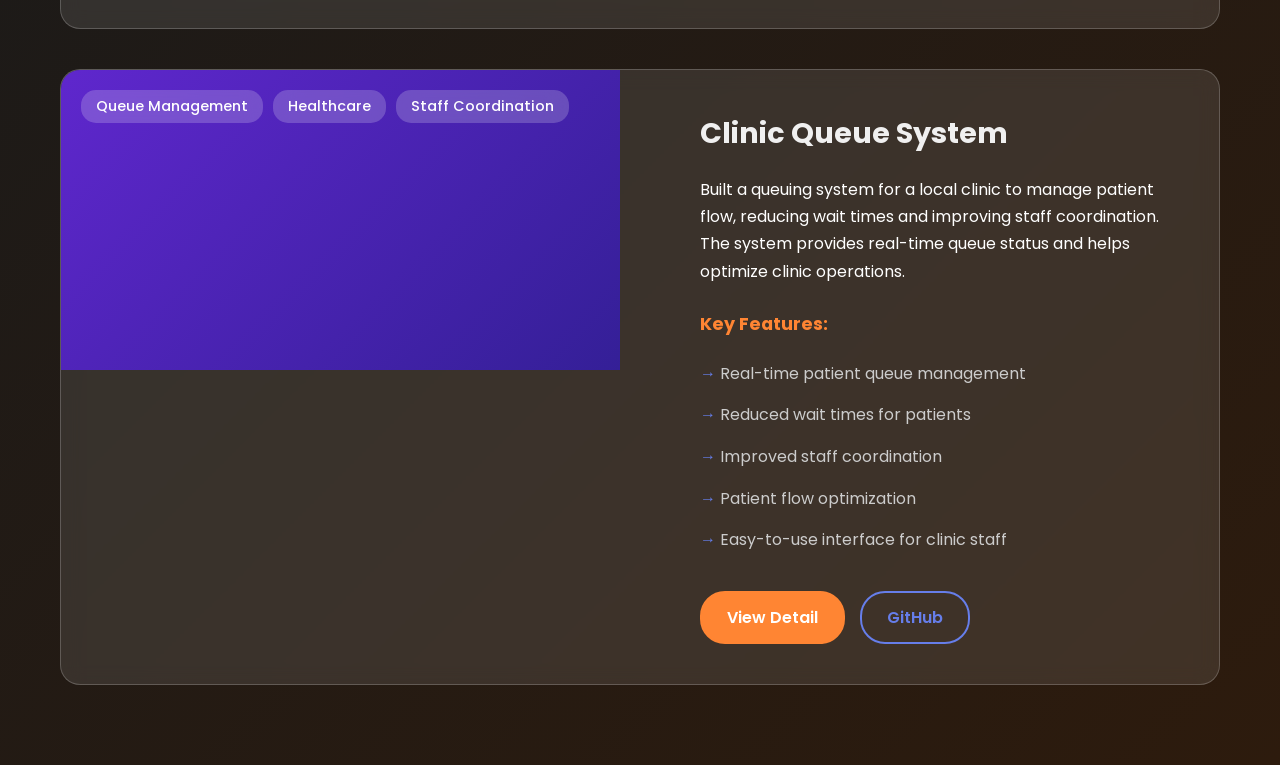
<file: projects.html>
<!DOCTYPE html>

<html lang="en">

<head>

    <meta charset="UTF-8">

    <meta name="viewport" content="width=device-width, initial-scale=1.0">

    <title>Projects - Jericho Nomat</title>

    <link rel="stylesheet" href="css/styles.css">

    <link href="https://fonts.googleapis.com/css2?family=Poppins:wght@300;400;500;600;700;800;900&display=swap" rel="stylesheet">

    <link rel="stylesheet" href="https://cdnjs.cloudflare.com/ajax/libs/font-awesome/6.0.0/css/all.min.css">

</head>

<body>

    <!-- Navigation -->

    <nav class="navbar">

        <div class="nav-container">

            <div class="nav-logo">

                <a href="index.html"><span>JN</span></a>

            </div>

            <div class="nav-menu">

                <a href="index.html" class="nav-link">Home</a>

                <a href="projects.html" class="nav-link active">Projects</a>

                <a href="about.html" class="nav-link">About Me</a>

            </div>

            <div class="nav-actions">

                <button class="theme-toggle" id="themeToggle" title="Toggle Theme">

                    <i class="fas fa-sun"></i>

                </button>

                <a href="contact.html" class="nav-contact-btn">Contact Me</a>

                <div class="nav-toggle">

                    <span></span>

                    <span></span>

                    <span></span>

                </div>

            </div>

        </div>

    </nav>



    <!-- Projects Header -->

    <section class="page-header">

        <div class="container">

            <h1 class="page-title">My Projects</h1>

            <p class="page-subtitle">Explore my development journey through these featured projects</p>

        </div>

    </section>



    <!-- Projects Grid -->

    <section class="projects-page">

        <div class="container">

            <div class="projects-grid-full">

                <!-- PRHISMS Project -->

                <div class="project-card-full">

                    <div class="project-image-full">

                        <div class="project-tech-overlay">

                            <div class="tech-tags">

                                <span class="tech-tag">Laravel</span>

                                <span class="tech-tag">Tailwind CSS</span>

                                <span class="tech-tag">Flowbite</span>

                                <span class="tech-tag">MySQL</span>

                            </div>

                        </div>

                    </div>

                    <div class="project-content-full">

                        <h3>Paombong Rural Health Inventory System (PRHISMS)</h3>

                        <p class="project-description">

                            Built a comprehensive medical storage and delivery tracking system using Laravel, Tailwind CSS, and Flowbite. 

                            Implemented real-time notifications for inventory updates and delivery status, designed a mobile-responsive 

                            interface and converted the app into a Progressive Web App (PWA) for better mobile performance.

                        </p>

                        <div class="project-features">

                            <h4>Key Features:</h4>

                            <ul>

                                <li>Real-time inventory tracking and management</li>

                                <li>Delivery status notifications</li>

                                <li>Progressive Web App (PWA) functionality</li>

                                <li>Mobile-responsive design</li>

                            </ul>

                        </div>

                        <div class="project-links">

                            <a class="project-btn primary" data-modal="modal-prhisms">View Details</a>

                            <a href="https://prhism.com" class="project-btn secondary">Live Demo</a>

                        </div>

                    </div>

                </div>



                <!-- GameView Project -->

                <div class="project-card-full">

                    <div class="project-image-full gameview-bg">

                        <div class="project-tech-overlay">

                            <div class="tech-tags">

                                <span class="tech-tag">Angular</span>

                                <span class="tech-tag">Spring Boot</span>

                                <span class="tech-tag">PostgreSQL</span>

                                <span class="tech-tag">API Integration</span>

                            </div>

                        </div>

                    </div>

                    <div class="project-content-full">

                        <h3>GameView</h3>

                        <p class="project-description">

                            Developed a full-stack web application using Angular and Spring Boot to search games, write reviews, and manage 

                            game lists. Integrated with a public game API to fetch real-time data and implemented user interaction features 

                            like marking favorites and submitting reviews.

                        </p>

                        <div class="project-features">

                            <h4>Key Features:</h4>

                            <ul>

                                <li>Game search with real-time API data</li>

                                <li>User review and rating system</li>

                                <li>Personal game lists (Favorites, Played, Next to Play)</li>

                                <li>Interactive user interface with Angular</li>

                                <li>RESTful API backend with Spring Boot</li>

                            </ul>

                        </div>

                        <div class="project-links">

                            <a class="project-btn primary" data-modal="modal-gameview">View Detail</a>

                            <a href="https://github.com/J3richoDev/game-view" class="project-btn secondary">GitHub</a>

                            <a href="https://game-view.vercel.app" class="project-btn secondary">Live Demo</a>

                        </div>

                    </div>

                </div>



                <!-- AI Email Reply Extension -->

                <div class="project-card-full">

                    <div class="project-image-full extension-bg">

                        <div class="project-tech-overlay">

                            <div class="tech-tags">

                                <span class="tech-tag">Chrome Extension</span>

                                <span class="tech-tag">JavaScript</span>

                                <span class="tech-tag">Spring Boot</span>

                                <span class="tech-tag">Docker</span>

                                <span class="tech-tag">Vercel</span>

                            </div>

                        </div>

                    </div>

                    <div class="project-content-full">

                        <h3>AI Email Reply Chrome Extension</h3>

                        <p class="project-description">

                            Created a Chrome extension that generates AI-based email replies, improving response efficiency for users. 

                            Built the backend with Spring Boot, deployed using Docker and Vercel for seamless integration and scalability.

                        </p>

                        <div class="project-features">

                            <h4>Key Features:</h4>

                            <ul>

                                <li>AI-powered email reply generation</li>

                                <li>Chrome browser integration</li>

                                <li>Response efficiency improvement</li>

                                <li>Scalable backend architecture</li>

                                <li>Cloud deployment with Docker and Vercel</li>

                            </ul>

                        </div>

                        <div class="project-links">

                            <a class="project-btn primary" data-modal="modal-ai-ext">View Detail</a>

                            <a href="https://github.com/J3richoDev/ai-email-reply" class="project-btn secondary">GitHub</a>

                        </div>

                    </div>

                </div>



                <!-- Mobile Integration App -->

                <div class="project-card-full">

                    <div class="project-image-full mobile-bg">

                        <div class="project-tech-overlay">

                            <div class="tech-tags">

                                <span class="tech-tag">Mobile Development</span>

                                <span class="tech-tag">Workflow Optimization</span>

                                <span class="tech-tag">Numerical Integration</span>

                            </div>

                        </div>

                    </div>

                    <div class="project-content-full">

                        <h3>Mobile Numerical Integration App</h3>

                        <p class="project-description">

                            Developed a mobile integration app for a professor, streamlining classroom tasks and improving workflow 

                            efficiency by 30%. The application focuses on task automation and seamless integration with existing 

                            classroom management systems.

                        </p>

                        <div class="project-features">

                            <h4>Key Features:</h4>

                            <ul>

                                <li>Classroom task automation</li>

                                <li>30% workflow efficiency improvement</li>

                                <li>Mobile-first design approach</li>

                                <li>Integration with existing systems</li>

                                <li>User-friendly interface for educators</li>

                            </ul>

                        </div>

                        <div class="project-links">

                            <a class="project-btn primary" data-modal="modal-mobile-app">View Detail</a>

                            <a href="https://github.com/J3richoDev/Numerical-Integration-Calculator" class="project-btn secondary">GitHub</a>

                        </div>

                    </div>

                </div>



                <!-- Clinic Queue System -->

                <div class="project-card-full">

                    <div class="project-image-full clinic-bg">

                        <div class="project-tech-overlay">

                            <div class="tech-tags">

                                <span class="tech-tag">Queue Management</span>

                                <span class="tech-tag">Healthcare</span>

                                <span class="tech-tag">Staff Coordination</span>

                            </div>

                        </div>

                    </div>

                    <div class="project-content-full">

                        <h3>Clinic Queue System</h3>

                        <p class="project-description">

                            Built a queuing system for a local clinic to manage patient flow, reducing wait times and improving staff 

                            coordination. The system provides real-time queue status and helps optimize clinic operations.

                        </p>

                        <div class="project-features">

                            <h4>Key Features:</h4>

                            <ul>

                                <li>Real-time patient queue management</li>

                                <li>Reduced wait times for patients</li>

                                <li>Improved staff coordination</li>

                                <li>Patient flow optimization</li>

                                <li>Easy-to-use interface for clinic staff</li>

                            </ul>

                        </div>

                        <div class="project-links">

                            <a class="project-btn primary" data-modal="modal-clinic">View Detail</a>

                            <a href="https://github.com/J3richoDev/Clinic-Management" class="project-btn secondary">GitHub</a>

                        </div>

                    </div>

                </div>

            </div>

        </div>

    </section>



    <!-- Project Modals -->

    <div class="modals">

        <!-- PRHISMS Modal -->

        <div class="modal" id="modal-prhisms" aria-hidden="true">

            <div class="modal-overlay" data-close></div>

            <div class="modal-panel" role="dialog" aria-modal="true" aria-labelledby="modal-prhisms-title">

                <button class="modal-close" aria-label="Close modal" data-close>&times;</button>

                <div class="modal-body">

                    <div class="modal-left">

                        <h2 id="modal-prhisms-title">Paombong Rural Health Inventory System (PRHISMS)</h2>

                        <p class="modal-desc">Built a comprehensive medical storage and delivery tracking system using Laravel, Tailwind CSS, and Flowbite. Implemented real-time notifications for inventory updates and delivery status, designed a mobile-responsive interface and converted the app into a Progressive Web App (PWA) for better mobile performance.</p>

                        <div class="modal-info">

                            <p><strong>Role:</strong> Full Stack Developer</p>

                            <p><strong>Tech:</strong> Laravel, Tailwind CSS, Flowbite, MySQL</p>

                            <p><strong>Highlights:</strong> Real-time inventory, PWA</p>

                        </div>

                        <div class="modal-cta">

                            <a href="https://prhism.com" class="project-btn primary" target="_blank">Visit Live</a>

                            <a href="#" class="project-btn secondary" data-close>Close</a>

                        </div>

                    </div>

                    <div class="modal-right">

                        <div class="modal-gallery">

                            <img src="/images/prhisms-1.png" alt="PRHISMS screenshot 1">

                            <img src="/images/prhisms-2.png" alt="PRHISMS screenshot 2">

                        </div>

                    </div>

                </div>

            </div>

        </div>



        <!-- GameView Modal -->

        <div class="modal" id="modal-gameview" aria-hidden="true">

            <div class="modal-overlay" data-close></div>

            <div class="modal-panel" role="dialog" aria-modal="true" aria-labelledby="modal-gameview-title">

                <button class="modal-close" aria-label="Close modal" data-close>&times;</button>

                <div class="modal-body">

                    <div class="modal-left">

                        <h2 id="modal-gameview-title">GameView</h2>

                        <p class="modal-desc">Developed a full-stack web application using Angular and Spring Boot to search games, write reviews, and manage game lists. Integrated with a public game API to fetch real-time data and implemented user interaction features like marking favorites and submitting reviews.</p>

                        <div class="modal-info">

                            <p><strong>Role:</strong> Frontend & Backend</p>

                            <p><strong>Tech:</strong> Angular, Spring Boot, PostgreSQL</p>

                            <p><strong>Highlights:</strong> API integration, User reviews, Personal lists</p>

                        </div>

                        <div class="modal-cta">

                            <a href="https://game-view.vercel.app" class="project-btn primary" target="_blank">Open App</a>

                            <a href="#" class="project-btn secondary" data-close>Close</a>

                        </div>

                    </div>

                    <div class="modal-right">

                        <div class="modal-gallery">

                            <img src="/images/gameview-1.png" alt="GameView screenshot 1">

                            <img src="/images/gameview-2.png" alt="GameView screenshot 2">

                        </div>

                    </div>

                </div>

            </div>

        </div>



        <!-- AI Email Extension Modal -->

        <div class="modal" id="modal-ai-ext" aria-hidden="true">

            <div class="modal-overlay" data-close></div>

            <div class="modal-panel" role="dialog" aria-modal="true" aria-labelledby="modal-ai-ext-title">

                <button class="modal-close" aria-label="Close modal" data-close>&times;</button>

                <div class="modal-body">

                    <div class="modal-left">

                        <h2 id="modal-ai-ext-title">AI Email Reply Chrome Extension</h2>

                        <p class="modal-desc">Created a Chrome extension that generates AI-based email replies, improving response efficiency for users. Built the backend with Spring Boot, deployed using Docker and Vercel for seamless integration and scalability.</p>

                        <div class="modal-info">

                            <p><strong>Role:</strong> Full Stack</p>

                            <p><strong>Tech:</strong> Chrome Extension, JavaScript, Spring Boot, Docker</p>

                            <p><strong>Highlights:</strong> AI-generated replies, Browser integration, Scalable backend</p>

                        </div>

                        <div class="modal-cta">

                            <a href="https://github.com/J3richoDev/ai-email-reply" class="project-btn primary" target="_blank">View on GitHub</a>

                            <a href="#" class="project-btn secondary" data-close>Close</a>

                        </div>

                    </div>

                    <div class="modal-right">

                        <div class="modal-gallery">

                            <img src="/images/ai-ext-1.png" alt="AI Extension screenshot 1">

                            <img src="/images/ai-ext-2.png" alt="AI Extension screenshot 2">

                        </div>

                    </div>

                </div>

            </div>

        </div>



        <!-- Mobile App Modal -->

        <div class="modal" id="modal-mobile-app" aria-hidden="true">

            <div class="modal-overlay" data-close></div>

            <div class="modal-panel" role="dialog" aria-modal="true" aria-labelledby="modal-mobile-app-title">

                <button class="modal-close" aria-label="Close modal" data-close>&times;</button>

                <div class="modal-body">

                    <div class="modal-left">

                        <h2 id="modal-mobile-app-title">Mobile Numerical Integration App</h2>

                        <p class="modal-desc">Developed a mobile integration app for a professor, streamlining classroom tasks and improving workflow efficiency by 30%. The application focuses on task automation and seamless integration with existing classroom management systems.</p>

                        <div class="modal-info">

                            <p><strong>Role:</strong> Mobile Developer</p>

                            <p><strong>Tech:</strong> Mobile Development, Integration</p>

                            <p><strong>Highlights:</strong> Workflow automation, Mobile-first UI</p>

                        </div>

                        <div class="modal-cta">

                            <a href="https://github.co
</file>
<file: css/styles.css>
/* Reset and Base Styles */
* {
    margin: 0;
    padding: 0;
    box-sizing: border-box;
}

html {
    scroll-behavior: smooth;
}

body {
    font-family: 'Poppins', sans-serif;
    line-height: 1.6;
    color: #fff;
    background: #0a0a0a;
    min-height: 100vh;
    overflow-x: hidden;
}

/* Glass Morphism Utility Classes */
.glass {
    background: rgba(255, 255, 255, 0.1);
    backdrop-filter: blur(10px);
    border: 1px solid rgba(255, 255, 255, 0.2);
    border-radius: 20px;
}

.glass-dark {
    background: rgba(0, 0, 0, 0.1);
    backdrop-filter: blur(10px);
    border: 1px solid rgba(255, 255, 255, 0.1);
    border-radius: 20px;
}

.container {
    max-width: 1200px;
    margin: 0 auto;
    padding: 0 20px;
}

/* Navigation */
.navbar {
    position: fixed;
    top: 0;
    width: 100%;
    z-index: 1000;
    background: transparent;
    transition: all 0.3s ease;
    padding: 20px 0;
}

.navbar.scrolled {
    background: transparent;
    padding: 15px 0;
}

.nav-container {
    max-width: 1200px;
    margin: 0 auto;
    padding: 0 40px;
    display: grid;
    grid-template-columns: 1fr auto 1fr;
    align-items: center;
    height: 60px;
    transition: all 0.3s ease;
    background: transparent;
    border-radius: 0;
}

.navbar.scrolled .nav-container {
    max-width: 700px;
    background: rgba(0, 0, 0, 0.9);
    backdrop-filter: blur(20px);
    border-radius: 50px;
    padding: 0 30px;
    height: 70px;
    border: 1px solid rgba(255, 133, 51, 0.1);
    box-shadow: 0 10px 30px rgba(0, 0, 0, 0.3);
    display: flex;
    justify-content: space-between;
}

.navbar.scrolled .nav-menu {
    gap: 30px;
}

.nav-logo span {
    font-size: 24px;
    font-weight: 700;
    color: #fff;
    text-decoration: none;
}

.nav-logo a {
    text-decoration: none;
}

.nav-menu {
    display: flex;
    gap: 40px;
    justify-content: center;
}

.nav-actions {
    display: flex;
    justify-content: flex-end;
}

.nav-link {
    color: #fff;
    text-decoration: none;
    font-weight: 500;
    transition: all 0.3s ease;
    position: relative;
}

.nav-link:hover {
    color: #ff8533;
    animation: navHoverScroll 0.6s ease-in-out;
}

.nav-link.active {
    color: #ff8533;
    position: relative;
}

.nav-link.active::before {
    content: '';
    position: absolute;
    left: -15px;
    top: 50%;
    transform: translateY(-50%);
    width: 6px;
    height: 6px;
    background: #ff8533;
    border-radius: 50%;
}

.nav-link::after {
    content: '';
    position: absolute;
    bottom: -5px;
    left: 0;
    width: 0;
    height: 2px;
    transition: width 0.3s ease;
}

.nav-link:hover::after,
.nav-link.active::after {
    width: 100%;
}

.nav-toggle {
    display: none;
    flex-direction: column;
    cursor: pointer;
}

.nav-toggle span {
    width: 25px;
    height: 3px;
    background: #fff;
    margin: 3px 0;
    transition: 0.3s;
}

.nav-contact-btn {
    background: linear-gradient(135deg, #ff8533, #ff6b1a);
    color: #fff;
    padding: 10px 20px;
    border-radius: 25px;
    text-decoration: none;
    font-weight: 500;
    font-size: 14px;
    transition: all 0.3s ease;
}

.nav-contact-btn:hover {
    background: linear-gradient(135deg, #ff9d5c, #ff8533);
    transform: translateY(-2px);
    box-shadow: 0 5px 15px rgba(255, 133, 51, 0.4);
}

/* Theme Toggle */
.theme-toggle {
    background: rgba(255, 255, 255, 0.1);
    border: 1px solid rgba(255, 255, 255, 0.2);
    border-radius: 50%;
    width: 40px;
    height: 40px;
    display: flex;
    align-items: center;
    justify-content: center;
    color: #ffffff;
    font-size: 1.1rem;
    cursor: pointer;
    transition: all 0.3s ease;
    margin-right: 15px;
}

.theme-toggle:hover {
    background: rgba(255, 133, 51, 0.2);
    color: #ff8533;
    transform: rotate(20deg) scale(1.1);
}

/* Hero Section */
.hero {
    min-height: 100vh;
    display: flex;
    align-items: center;
    justify-content: center;
    position: relative;
    background: linear-gradient(135deg, #0a0a0a 0%, #1a1a1a 50%, #2a1810 100%);
    overflow: hidden;
}

.hero::before {
    content: '';
    position: absolute;
    top: 0;
    left: 0;
    right: 0;
    bottom: 0;
    background: url('data:image/svg+xml,<svg xmlns="http://www.w3.org/2000/svg" viewBox="0 0 100 100"><defs><pattern id="grain" width="100" height="100" patternUnits="userSpaceOnUse"><circle cx="10" cy="10" r="1" fill="%23ffffff" opacity="0.1"/><circle cx="30" cy="30" r="1" fill="%23ffffff" opacity="0.1"/><circle cx="70" cy="20" r="1" fill="%23ffffff" opacity="0.1"/><circle cx="90" cy="70" r="1" fill="%23ffffff" opacity="0.1"/></pattern></defs><rect width="100%" height="100%" fill="url(%23grain)"/></svg>');
    opacity: 0.5;
}

.hero-container {
    display: grid;
    grid-template-columns: 1fr 1fr;
    gap: 60px;
    align-items: center;
    max-width: 1200px;
    margin: 0 auto;
    padding: 0 20px;
    position: relative;
    z-index: 2;
}

.hero-content {
    text-align: left;
}

.hero-title {
    font-size: 3.5rem;
    font-weight: 700;
    color: #fff;
    margin-bottom: 20px;
    line-height: 1.2;
}

.typing-text {
    position: relative;
}

.typing-text::after {
    content: '|';
    animation: blink 1s infinite;
    color: #ff8533;
}

@keyframes blink {
    0%, 50% { opacity: 1; }
    51%, 100% { opacity: 0; }
}

.hero-subtitle {
    font-size: 1.5rem;
    color: #ff8533;
    margin-bottom: 15px;
    font-weight: 600;
}

.hero-description {
    font-size: 1.1rem;
    color: rgba(255, 255, 255, 0.8);
    margin-bottom: 30px;
    max-width: 500px;
}

.hero-cta {
    display: flex;
    gap: 20px;
    margin-top: 40px;
}

.btn-primary,
.btn-secondary {
    padding: 15px 30px;
    border-radius: 50px;
    text-decoration: none;
    font-weight: 600;
    transition: all 0.3s ease;
    position: relative;
    overflow: hidden;
}

.btn-primary {
    background: linear-gradient(135deg, #ff8533, #ff6b1a);
    color: #fff;
    border: 2px solid #ff8533;
}

.btn-primary:hover {
    background: transparent;
    color: #ff8533;
    transform: translateY(-2px);
    box-shadow: 0 10px 25px rgba(255, 133, 51, 0.4);
}

.btn-secondary {
    background: transparent;
    color: #fff;
    border: 2px solid rgba(255, 255, 255, 0.3);
    backdrop-filter: blur(10px);
}

.btn-secondary:hover {
    background: rgba(255, 255, 255, 0.1);
    border-color: #fff;
    transform: translateY(-2px);
}

/* Hero Visual */
.hero-visual {
    position: relative;
    height: 500px;
}

.floating-elements {
    position: relative;
    width: 100%;
    height: 100%;
}

.floating-card {
    position: absolute;
    background: rgba(255, 255, 255, 0.1);
    backdrop-filter: blur(10px);
    border: 1px solid rgba(255, 255, 255, 0.2);
    border-radius: 20px;
    width: 150px;
    height: 100px;
}

.card-1 {
    top: 50px;
    left: 50px;
    animation: float 6s ease-in-out infinite;
}

.card-2 {
    top: 200px;
    right: 80px;
    animation: float 8s ease-in-out infinite reverse;
}

.card-3 {
    bottom: 100px;
    left: 100px;
    animation: float 7s ease-in-out infinite;
}

@keyframes float {
    0%, 100% { transform: translateY(0px) rotate(0deg); }
    50% { transform: translateY(-20px) rotate(5deg); }
}

.scroll-indicator {
    position: absolute;
    bottom: 30px;
    left: 50%;
    transform: translateX(-50%);
    animation: bounce 2s infinite;
}

.scroll-dot {
    width: 30px;
    height: 50px;
    border: 2px solid rgba(255, 255, 255, 0.5);
    border-radius: 15px;
    position: relative;
}

.scroll-dot::before {
    content: '';
    position: absolute;
    top: 8px;
    left: 50%;
    width: 6px;
    height: 6px;
    background: #fff;
    border-radius: 50%;
    transform: translateX(-50%);
    animation: scrollDot 2s infinite;
}

@keyframes bounce {
    0%, 20%, 50%, 80%, 100% { transform: translateX(-50%) translateY(0); }
    40% { transform: translateX(-50%) translateY(-10px); }
    60% { transform: translateX(-50%) translateY(-5px); }
}

@keyframes scrollDot {
    0% { opacity: 1; transform: translateX(-50%) translateY(0); }
    100% { opacity: 0; transform: translateX(-50%) translateY(20px); }
}

/* Social & Summary Section */
.social-summary {
    padding: 100px 0;
    background: #1a1a1a;
    color: #fff;
}

.social-links {
    display: flex;
    justify-content: center;
    gap: 40px;
    margin-bottom: 60px;
}

.social-link {
    display: flex;
    align-items: center;
    gap: 8px;
    color: rgba(255, 255, 255, 0.7);
    text-decoration: none;
    font-size: 18px;
    font-weight: 500;
    transition: all 0.3s ease;
    position: relative;
}

.social-link i:first-child {
    font-size: 28px;
}

.social-link i:last-child {
    font-size: 12px;
}

.social-link::after {
    content: '';
    position: absolute;
    bottom: -5px;
    left: 0;
    width: 0;
    height: 2px;
    background: #ff8533;
    transition: width 0.3s ease;
}

.social-link:hover {
    color: #ff8533;
    transform: translateX(10px) scale(1.1);
}

.social-link:hover::after {
    width: 100%;
}

.social-link i {
    font-size: 16px;
    color: inherit;
}

.hehe{
    color: #1e1e1e;
}

.summary-card {
    max-width: none;
    margin: 0;
    padding: 0;
    background: transparent;
    text-align: left;
}

.summary-card h2 {
    font-size: 3.5rem;
    margin-bottom: 30px;
    color: #fff;
    font-weight: 300;
    line-height: 1.2;
}

.summary-card h2 .highlight {
    color: #ff8533;
}

.summary-card p {
    font-size: 1.2rem;
    line-height: 1.6;
    color: rgba(255, 255, 255, 0.7);
    max-width: 600px;
    margin-bottom: 40px;
}

.summary-card .cta-button {
    display: inline-block;
    padding: 15px 30px;
    background: transparent;
    border: 2px solid #fff;
    border-radius: 50px;
    color: #fff;
    text-decoration: none;
    font-weight: 500;
    transition: all 0.3s ease;
}

.summary-card .cta-button:hover {
    background: #fff;
    color: #1a1a1a;
}

/* Services Section */
.services {
    padding: 100px 0;
    background: linear-gradient(135deg, #0f0f0f 0%, #1a1a1a 50%, #2d1b0d 100%);
}

.section-title {
    font-size: 2.5rem;
    text-align: center;
    margin-bottom: 60px;
    color: #fff;
    font-weight: 700;
    animation: titleSlideIn 0.8s ease-out forwards;
    opacity: 0;
}

.services-grid {
    display: grid;
    grid-template-columns: repeat(4, 1fr);
    gap: 30px;
}

@media (max-width: 1024px) {
    .services-grid {
        grid-template-columns: repeat(2, 1fr);
    }
}

@media (max-width: 768px) {
    .services-grid {
        grid-template-columns: 1fr;
    }
}

.service-card {
    padding: 40px 30px;
    background: rgba(255, 255, 255, 0.02);
    backdrop-filter: blur(10px);
    border: 1px solid rgba(255, 133, 51, 0.1);
    border-radius: 20px;
    text-align: center;
    transition: all 0.3s ease;
    position: relative;
    overflow: hidden;
}

.service-card:hover {
    transform: translateY(-10px);
    box-shadow: 0 20px 40px rgba(0, 0, 0, 0.1);
}

.service-card::before {
    content: '';
    position: absolute;
    top: 0;
    left: -100%;
    width: 100%;
    height: 100%;
    background: linear-gradient(90deg, transparent, rgba(255, 255, 255, 0.2), transparent);
    transition: all 0.5s;
}

.service-card:hover::before {
    left: 100%;
}

.service-icon {
    width: 80px;
    height: 80px;
    margin: 0 auto 20px;
    background: linear-gradient(135deg, #ff8533, #ff6b1a);
    border-radius: 20px;
    display: flex;
    align-items: center;
    justify-content: center;
    box-shadow: 0 10px 25px rgba(255, 133, 51, 0.2);
}

.service-icon i {
    font-size: 35px;
    color: #fff;
}

.service-card h3 {
    font-size: 1.5rem;
    margin-bottom: 15px;
    color: #fff;
    font-weight: 600;
}

.service-card p {
    color: rgba(255, 255, 255, 0.7);
    line-height: 1.6;
}

/* Featured Projects */
.featured-projects {
    padding: 100px 0;
    background: #1a1a1a;
}

.section-header {
    display: flex;
    justify-content: space-between;
    align-items: center;
    margin-bottom: 60px;
}

.section-title {
    color: #fff;
}

.view-more {
    color: rgba(255, 255, 255, 0.7);
    text-decoration: none;
    font-weight: 600;
    display: flex;
    align-items: center;
    gap: 10px;
    transition: all 0.3s ease;
    font-size: 14px;
    text-transform: uppercase;
    letter-spacing: 1px;
}

.view-more:hover {
    color: #ff8533;
    transform: translateX(5px);
}

.projects-grid {
    display: grid;
    grid-template-columns: repeat(2, 1fr);
    gap: 30px;
}

.project-card:nth-child(even) {
    margin-top: 50px;
}

@media (max-width: 768px) {
    .projects-grid {
        grid-template-columns: 1fr;
    }
    
    .project-card:nth-child(even) {
        margin-top: 0;
    }
}

.project-card {
    background: #2a2a2a;
    border-radius: 20px;
    overflow: hidden;
    transition: all 0.3s ease;
    border: 1px solid rgba(255, 255, 255, 0.1);
}

.project-card:hover {
    transform: translateY(-5px);
    box-shadow: 0 20px 40px rgba(0, 0, 0, 0.3);
    border-color: #ff8533;
}

.project-image {
    height: 250px;
    background: linear-gradient(135deg, #667eea, #764ba2);
    position: relative;
    overflow: hidden;
    border-radius: 15px;
    margin-bottom: 20px;
}

.project-card:nth-child(1) .project-image {
    background: linear-gradient(135deg, #f4f1bb, #f9dcc4);
}

.project-card:nth-child(2) .project-image {
    background: linear-gradient(135deg, #fec7d7, #0e153a);
}

.project-card:nth-child(3) .project-image {
    background: linear-gradient(135deg, #97c93d, #00b4aa);
}

.project-card:nth-child(4) .project-image {
    background: linear-gradient(135deg, #a8e6cf, #88d8c0);
}

.project-overlay {
    position: absolute;
    top: 0;
    left: 0;
    right: 0;
    bottom: 0;
    background: rgba(0, 0, 0, 0.7);
    display: flex;
    align-items: center;
    justify-content: center;
    opacity: 0;
    transition: all 0.3s ease;
}

.project-card:hover .project-overlay {
    opacity: 1;
}

.project-link {
    color: #fff;
    text-decoration: none;
    padding: 10px 20px;
    border: 2px solid #fff;
    border-radius: 25px;
    transition: all 0.3s ease;
}

.project-link:hover {
    background: #fff;
    color: #333;
}

.project-content {
    padding: 30px;
}

.project-content h3 {
    font-size: 1.3rem;
    margin-bottom: 15px;
    color: #fff;
}

.project-content p {
    color: rgba(255, 255, 255, 0.7);
    margin-bottom: 20px;
    line-height: 1.6;
}

.project-meta {
    display: flex;
    justify-content: space-between;
    align-items: center;
    margin-bottom: 15px;
    font-size: 0.9rem;
    color: rgba(255, 255, 255, 0.5);
}

.project-year {
    color: #ff8533;
    font-weight: 500;
}

.project-tags {
    display: flex;
    flex-wrap: wrap;
    gap: 10px;
}

.tag {
    padding: 5px 15px;
    background: rgba(255, 133, 51, 0.1);
    color: #ff8533;
    border-radius: 15px;
    font-size: 0.9rem;
    font-weight: 500;
    border: 1px solid rgba(255, 133, 51, 0.2);
}

/* Tech Stack */
.tech-stack {
    padding: 100px 0;
    background: linear-gradient(135deg, #0f0f0f 0%, #1a0f0a 50%, #2d1b0d 100%);
    color: #fff;
}

.tech-categories {
    display: grid;
    grid-template-columns: repeat(auto-fit, minmax(300px, 1fr));
    gap: 40px;
}

.tech-category h3 {
    font-size: 1.5rem;
    margin-bottom: 20px;
    text-align: center;
}

.tech-items {
    display: flex;
    flex-wrap: wrap;
    gap: 15px;
    justify-content: center;
}

.tech-item {
    padding: 12px 20px;
    background: rgba(255, 133, 51, 0.1);
    backdrop-filter: blur(10px);
    border: 1px solid rgba(255, 133, 51, 0.2);
    border-radius: 25px;
    font-weight: 500;
    transition: all 0.3s ease;
    color: #fff;
    display: flex;
    align-items: center;
    gap: 8px;
}

.tech-item i {
    font-size: 18px;
    color: #ff8533;
}

.tech-item span {
    font-size: 14px;
}

.tech-item:hover {
    background: rgba(255, 133, 51, 0.2);
    transform: translateY(-3px);
    border-color: #ff8533;
    box-shadow: 0 5px 15px rgba(255, 133, 51, 0.3);
}

/* Work Section Styling */
.section-info {
    text-align: left;
}

.section-label {
    color: #ff8533;
    font-size: 14px;
    font-weight: 600;
    letter-spacing: 2px;
    margin-bottom: 10px;
    display: block;
}

.work-filter {
    display: flex;
    gap: 20px;
    margin-bottom: 50px;
}

.filter-btn {
    background: rgba(0, 0, 0, 0.02);
    color: #ffffff;
    border: none;
    border-radius: 25px;
    padding: 8px 20px;
}


.filter-btn.active,
.filter-btn:hover {
    background: #ff8533;
    color: #ffffff;
}


/* Page Header */
.page-header {
    padding: 150px 0 80px;
    background: linear-gradient(135deg, #0a0a0a 0%, #1a1a1a 50%, #2a1810 100%);
    text-align: center;
    color: #fff;
    position: relative;
}

.page-header::before {
    content: '';
    position: absolute;
    top: 0;
    left: 0;
    right: 0;
    bottom: 0;
    background: radial-gradient(circle at 30% 80%, rgba(255, 133, 51, 0.1) 0%, transparent 50%);
}

.page-title {
    font-size: 3rem;
    margin-bottom: 20px;
}

.page-subtitle {
    font-size: 1.2rem;
    opacity: 0.8;
}

/* Projects Page */
.projects-page {
    padding: 80px 0;
    background: linear-gradient(135deg, #0f0f0f 0%, #1a1a1a 50%, #2d1b0d 100%);
}

.projects-grid-full {
    display: grid;
    gap: 40px;
}

.project-card-full {
    display: grid;
    grid-template-columns: 1fr 1fr;
    gap: 40px;
    background: rgba(255, 255, 255, 0.1);
    backdrop-filter: blur(10px);
    border: 1px solid rgba(255, 255, 255, 0.2);
    border-radius: 20px;
    overflow: hidden;
    transition: all 0.3s ease;
}

.project-card-full:hover {
    transform: translateY(-5px);
    box-shadow: 0 20px 40px rgba(0, 0, 0, 0.1);
}

.project-image-full {
    height: 300px;
    background: linear-gradient(135deg, #667eea, #764ba2);
    position: relative;
    display: flex;
    align-items: flex-end;
    padding: 20px;
}

.gameview-bg {
    background: linear-gradient(135deg, #ff6b6b, #ee5a24);
}

.extension-bg {
    background: linear-gradient(135deg, #4834d4, #686de0);
}

.mobile-bg {
    background: linear-gradient(135deg, #00d2d3, #54a0ff);
}

.clinic-bg {
    background: linear-gradient(135deg, #5f27cd, #341f97);
}

.project-tech-overlay {
    position: absolute;
    top: 20px;
    left: 20px;
    right: 20px;
}

.tech-tags {
    display: flex;
    flex-wrap: wrap;
    gap: 10px;
}

.tech-tag {
    padding: 5px 15px;
    background: rgba(255, 255, 255, 0.2);
    color: #fff;
    border-radius: 15px;
    font-size: 0.9rem;
    font-weight: 500;
    backdrop-filter: blur(10px);
}

.project-content-full {
    padding: 40px;
}

.project-content-full h3 {
    font-size: 1.8rem;
    margin-bottom: 20px;
    color: #f0f0f0;
}

.project-description {
    color: #ffffff;
    line-height: 1.7;
    margin-bottom: 25px;
}

.project-features h4 {
    color: #ff8533;
    margin-bottom: 15px;
    font-size: 1.1rem;
}

.project-features ul {
    list-style: none;
    margin-bottom: 30px;
}

.project-features li {
    padding: 8px 0;
    color: #cccccc;
    position: relative;
    padding-left: 20px;
}

.project-features li::before {
    content: '→';
    position: absolute;
    left: 0;
    color: #667eea;
    font-weight: bold;
}

.project-links {
    display: flex;
    gap: 15px;
}

.project-btn {
    padding: 12px 25px;
    border-radius: 25px;
    text-decoration: none;
    font-weight: 600;
    transition: all 0.3s ease;
    text-align: center;
}

.project-btn.primary {
    background: #ff8533;
    color: #fff;
    border: 2px solid #ff8533;
}

.project-btn.primary:hover {
    background: transparent;
    color: #ff8533;
}

.project-btn.secondary {
    background: transparent;
    color: #667eea;
    border: 2px solid #667eea;
}

.project-btn.secondary:hover {
    background: #667eea;
    color: #fff;
}

/* About Page */
.about-content {
    padding: 80px 0;
    background: linear-gradient(135deg, #0f0f0f 0%, #1a1a1a 50%, #2d1b0d 100%);
}

.about-grid {
    display: grid;
    grid-template-columns: 2fr 1fr;
    gap: 60px;
}

.about-section {
    margin-bottom: 40px;
}

.about-section h2 {
    font-size: 2.2rem;
    margin-bottom: 20px;
    color: #fff;
}

.about-section h3 {
    font-size: 1.6rem;
    margin-bottom: 20px;
    color: #fff;
}

.about-section p {
    color: rgba(255, 255, 255, 0.8);
    line-height: 1.7;
    margin-bottom: 15px;
}

.experience-item,
.education-item {
    background: rgba(255, 255, 255, 0.02);
    backdrop-filter: blur(10px);
    border: 1px solid rgba(255, 133, 51, 0.1);
    border-radius: 15px;
    padding: 25px;
    margin-bottom: 20px;
}

.experience-header {
    display: flex;
    justify-content: space-between;
    align-items: flex-start;
    margin-bottom: 10px;
}

.experience-header h4 {
    color: #fff;
    font-size: 1.2rem;
}

.experience-period {
    color: #ff8533;
    font-weight: 500;
    font-size: 0.9rem;
}

.experience-company {
    color: #ff8533;
    font-weight: 600;
    margin-bottom: 15px;
}

.experience-details {
    list-style: none;
}

.experience-details li {
    color: rgba(255, 255, 255, 0.8);
    margin-bottom: 8px;
    padding-left: 20px;
    position: relative;
}

.experience-details li::before {
    content: '•';
    position: absolute;
    left: 0;
    color: #ff8533;
    font-weight: bold;
}

.profile-card {
    background: rgba(255, 255, 255, 0.02);
    backdrop-filter: blur(10px);
    border: 1px solid rgba(255, 133, 51, 0.1);
    border-radius: 20px;
    padding: 30px;
    text-align: center;
    margin-bottom: 30px;
}

.profile-image {
    width: 120px;
    height: 120px;
    margin: 0 auto 20px;
    border-radius: 50%;
    background: linear-gradient(135deg, #ff8533, #ff6b1a);
    display: flex;
    align-items: center;
    justify-content: center;
    box-shadow: 0 10px 25px rgba(255, 133, 51, 0.3);
}

.profile-placeholder {
    font-size: 40px;
    color: #fff;
}

.profile-info h3 {
    color: #fff;
    margin-bottom: 5px;
}

.profile-info p {
    color: #ff8533;
    font-weight: 500;
}

.profile-location {
    display: flex;
    align-items: center;
    justify-content: center;
    gap: 8px;
    margin-top: 15px;
    color: rgba(255, 255, 255, 0.7);
}

.skills-overview {
    background: rgba(255, 255, 255, 0.02);
    backdrop-filter: blur(10px);
    border: 1px solid rgba(255, 133, 51, 0.1);
    border-radius: 15px;
    padding: 25px;
    margin-bottom: 30px;
}

.skills-overview h4 {
    color: #fff;
    margin-bottom: 20px;
    text-align: center;
    font-weight: 600;
}

.skill-item {
    margin-bottom: 20px;
}

.skill-info {
    display: flex;
    justify-content: space-between;
    margin-bottom: 8px;
    font-size: 0.9rem;
    font-weight: 500;
    color: #fff;
}

.skill-bar {
    height: 8px;
    background: rgba(255, 133, 51, 0.2);
    border-radius: 10px;
    overflow: hidden;
}

.skill-progress {
    height: 100%;
    background: linear-gradient(90deg, #ff8533, #ff6b1a);
    border-radius: 10px;
    transition: width 2s ease;
    box-shadow: 0 0 10px rgba(255, 133, 51, 0.5);
}

.achievements {
    background: rgba(255, 255, 255, 0.02);
    backdrop-filter: blur(10px);
    border: 1px solid rgba(255, 133, 51, 0.1);
    border-radius: 15px;
    padding: 25px;
}

.achievements h4 {
    color: #fff;
    margin-bottom: 20px;
    text-align: center;
    font-weight: 600;
}

.achievement-list {
    display: flex;
    flex-direction: column;
    gap: 15px;
}

.achievement-item {
    display: flex;
    align-items: center;
    gap: 15px;
    padding: 15px;
    background: rgba(255, 133, 51, 0.1);
    border-radius: 10px;
    border: 1px solid rgba(255, 133, 51, 0.2);
    transition: all 0.3s ease;
}

.achievement-item:hover {
    background: rgba(255, 133, 51, 0.15);
    border-color: #ff8533;
}

.achievement-item i {
    color: #ff8533;
    font-size: 20px;
}

.achievement-item span {
    color: #fff;
    font-weight: 500;
}

.values-section {
    padding: 80px 0;
    background: linear-gradient(135deg, #0f0f0f 0%, #1a0f0a 50%, #2d1b0d 100%);
}

.values-grid {
    display: grid;
    grid-template-columns: repeat(auto-fit, minmax(250px, 1fr));
    gap: 30px;
}

.value-card {
    padding: 40px 30px;
    background: rgba(255, 255, 255, 0.02);
    backdrop-filter: blur(10px);
    border: 1px solid rgba(255, 133, 51, 0.1);
    border-radius: 20px;
    text-align: center;
    transition: all 0.3s ease;
}

.value-card:hover {
    transform: translateY(-10px);
    box-shadow: 0 20px 40px rgba(0, 0, 0, 0.1);
}

.value-icon {
    width: 60px;
    height: 60px;
    margin: 0 auto 20px;
    background: linear-gradient(135deg, #ff8533, #ff6b1a);
    border-radius: 15px;
    display: flex;
    align-items: center;
    justify-content: center;
    box-shadow: 0 5px 15px rgba(255, 133, 51, 0.3);
}

.value-icon i {
    font-size: 25px;
    color: #fff;
}

.value-card h3 {
    font-size: 1.3rem;
    margin-bottom: 15px;
    color: #fff;
    font-weight: 600;
}

.value-card p {
    color: rgba(255, 255, 255, 0.7);
    line-height: 1.6;
}

/* Contact Page */
.contact-content {
    padding: 80px 0;
    background: linear-gradient(135deg, #0f0f0f 0%, #1a1a1a 50%, #2d1b0d 100%);
}

.contact-grid {
    display: grid;
    grid-template-columns: 2fr 1fr;
    gap: 60px;
}

.form-container {
    background: rgba(255, 255, 255, 0.02);
    backdrop-filter: blur(10px);
    border: 1px solid rgba(255, 133, 51, 0.1);
    border-radius: 20px;
    padding: 40px;
}

.form-container h2 {
    font-size: 2rem;
    margin-bottom: 15px;
    color: #fff;
}

.form-container > p {
    color: rgba(255, 255, 255, 0.8);
    margin-bottom: 30px;
    line-height: 1.6;
}

.contact-form {
    display: flex;
    flex-direction: column;
    gap: 25px;
}

.form-group {
    display: flex;
    flex-direction: column;
}

.form-group label {
    margin-bottom: 8px;
    color: #fff;
    font-weight: 500;
}

.form-group input,
.form-group textarea {
    padding: 15px;
    border: 2px solid rgba(102, 126, 234, 0.2);
    border-radius: 10px;
    font-family: inherit;
    font-size: 16px;
    background: rgba(255, 255, 255, 0.8);
    transition: all 0.3s ease;
}

.form-group input:focus,
.form-group textarea:focus {
    outline: none;
    border-color: #667eea;
    background: #fff;
    box-shadow: 0 0 0 3px rgba(102, 126, 234, 0.1);
}

.form-group textarea {
    resize: vertical;
    min-height: 120px;
}

.form-error {
    color: #e74c3c;
    font-size: 0.9rem;
    margin-top: 5px;
    display: none;
}

.submit-btn {
    padding: 15px 30px;
    background: #667eea;
    color: #fff;
    border: none;
    border-radius: 50px;
    font-size: 16px;
    font-weight: 600;
    cursor: pointer;
    transition: all 0.3s ease;
    position: relative;
    overflow: hidden;
}

.submit-btn:hover {
    background: #5a6fd8;
    transform: translateY(-2px);
    box-shadow: 0 10px 25px rgba(102, 126, 234, 0.3);
}

.btn-loading {
    display: none;
}

.submit-btn.loading .btn-text {
    display: none;
}

.submit-btn.loading .btn-loading {
    display: block;
}

.form-success {
    display: none;
    text-align: center;
    padding: 40px;
    background: rgba(39, 174, 96, 0.1);
    border: 2px solid #27ae60;
    border-radius: 15px;
    margin-top: 20px;
}

.form-success i {
    font-size: 50px;
    color: #27ae60;
    margin-bottom: 20px;
}

.form-success h3 {
    color: #27ae60;
    margin-bottom: 10px;
}

.form-success p {
    color: #666;
}

.contact-info {
    background: rgba(255, 255, 255, 0.02);
    backdrop-filter: blur(10px);
    border: 1px solid rgba(255, 133, 51, 0.1);
    border-radius: 20px;
    padding: 40px 30px;
    margin-bottom: 30px;
}

.contact-info h3 {
    font-size: 1.8rem;
    margin-bottom: 15px;
    color: #fff;
}

.contact-info > p {
    color: rgba(255, 255, 255, 0.8);
    margin-bottom: 30px;
    line-height: 1.6;
}

.contact-methods {
    display: flex;
    flex-direction: column;
    gap: 25px;
    margin-bottom: 40px;
}

.contact-method {
    display: flex;
    align-items: center;
    gap: 20px;
}

.method-icon {
    width: 50px;
    height: 50px;
    background: linear-gradient(135deg, #ff8533, #ff6b1a);
    border-radius: 12px;
    display: flex;
    align-items: center;
    justify-content: center;
    flex-shrink: 0;
}

.method-icon i {
    color: #fff;
    font-size: 20px;
}

.method-info h4 {
    color: #fff;
    margin-bottom: 5px;
}

.method-info a,
.method-info span {
    color: #ff8533;
    text-decoration: none;
}

.method-info a:hover {
    text-decoration: underline;
}

.social-connect h4 {
    color: #fff;
    margin-bottom: 20px;
}

.social-links-contact {
    display: flex;
    flex-direction: column;
    gap: 15px;
}

.social-link-contact {
    display: flex;
    align-items: center;
    gap: 15px;
    padding: 15px;
    background: rgba(255, 133, 51, 0.1);
    border-radius: 10px;
    text-decoration: none;
    color: #fff;
    transition: all 0.3s ease;
}

.social-link-contact:hover {
    background: rgba(255, 133, 51, 0.2);
    transform: translateX(5px);
}

.social-link-contact i {
    color: #ff8533;
    font-size: 18px;
    width: 20px;
}

.availability-status {
    background: rgba(39, 174, 96, 0.1);
    border: 2px solid #27ae60;
    border-radius: 15px;
    padding: 25px;
}

.status-indicator {
    display: flex;
    align-items: center;
    gap: 10px;
    margin-bottom: 15px;
}

.status-dot {
    width: 12px;
    height: 12px;
    border-radius: 50%;
    background: #27ae60;
    animation: pulse 2s infinite;
}

@keyframes pulse {
    0% { opacity: 1; }
    50% { opacity: 0.5; }
    100% { opacity: 1; }
}

.status-text {
    color: #27ae60;
    font-weight: 600;
}

.availability-status p {
    color: rgba(255, 255, 255, 0.8);
    line-height: 1.6;
}

/* FAQ Section */
.faq-section {
    padding: 80px 0;
    background: linear-gradient(135deg, #0f0f0f 0%, #1a0f0a 50%, #2d1b0d 100%);
}

.faq-grid {
    display: flex;
    flex-direction: column;
    gap: 20px;
    max-width: 800px;
    margin: 0 auto;
}

.faq-item {
    background: rgba(255, 255, 255, 0.02);
    backdrop-filter: blur(10px);
    border: 1px solid rgba(255, 133, 51, 0.1);
    border-radius: 15px;
    overflow: hidden;
}

.faq-question {
    padding: 25px;
    display: flex;
    justify-content: space-between;
    align-items: center;
    cursor: pointer;
    transition: all 0.3s ease;
}

.faq-question:hover {
    background: rgba(255, 133, 51, 0.1);
}

.faq-question h4 {
    color: #fff;
    font-size: 1.1rem;
}

.faq-question i {
    color: #ff8533;
    transition: transform 0.3s ease;
}

.faq-item.active .faq-question i {
    transform: rotate(180deg);
}

.faq-answer {
    max-height: 0;
    overflow: hidden;
    transition: max-height 0.3s ease;
}

.faq-item.active .faq-answer {
    max-height: 200px;
}

.faq-answer p {
    padding: 0 25px 25px;
    color: rgba(255, 255, 255, 0.8);
    line-height: 1.6;
}

/* CTA Section */
.cta-section {
    padding: 100px 0;
    background: linear-gradient(135deg, #1a0f0a 0%, #2d1b0d 50%, #ff8533 100%);
    text-align: center;
    position: relative;
}

.cta-section::before {
    content: '';
    position: absolute;
    top: 0;
    left: 0;
    right: 0;
    bottom: 0;
}

.cta-content h2 {
    font-size: 2.5rem;
    margin-bottom: 20px;
}

.cta-content p {
    font-size: 1.2rem;
    margin-bottom: 30px;
    opacity: 0.9;
}

/* Footer */
.footer {
    background: rgba(0, 0, 0, 0.9);
    backdrop-filter: blur(10px);
    color: #fff;
    padding: 60px 0 20px;
}

.footer-content {
    display: grid;
    grid-template-columns: repeat(auto-fit, minmax(250px, 1fr));
    gap: 40px;
    margin-bottom: 40px;
}

.footer-section h3,
.footer-section h4 {
    margin-bottom: 20px;
}

.footer-section h3 {
    font-size: 1.5rem;
    color: #ff8533;
}

.footer-section p {
    color: rgba(255, 255, 255, 0.7);
    line-height: 1.6;
}

.footer-section ul {
    list-style: none;
}

.footer-section ul li {
    margin-bottom: 10px;
}

.footer-section ul li a {
    color: rgba(255, 255, 255, 0.7);
    text-decoration: none;
    transition: color 0.3s ease;
}

.footer-section ul li a:hover {
    color: #ff8533;
}

.footer-social {
    display: flex;
    gap: 15px;
}

.footer-social a {
    display: flex;
    align-items: center;
    justify-content: center;
    width: 40px;
    height: 40px;
    background: rgba(255, 255, 255, 0.1);
    border-radius: 50%;
    color: #fff;
    text-decoration: none;
    transition: all 0.3s ease;
}

.footer-social a:hover {
    background: #ff8533;
    transform: translateY(-3px);
}

.footer-bottom {
    border-top: 1px solid rgba(255, 255, 255, 0.1);
    padding-top: 20px;
    text-align: center;
    color: rgba(255, 255, 255, 0.7);
}

/* Responsive Design */
@media (max-width: 1024px) {
    .hero-container {
        grid-template-columns: 1fr;
        text-align: center;
        gap: 40px;
    }
    
    .hero-title {
        font-size: 3rem;
    }

    .hero {
        padding-top: 150px;
        min-height: calc(100vh - 80px);
    }
    
    .about-grid {
        grid-template-columns: 1fr;
        gap: 40px;
    }
    
    .contact-grid {
        grid-template-columns: 1fr;
        gap: 40px;
    }
    
    .project-card-full {
        grid-template-columns: 1fr;
    }
}

@media (max-width: 768px) {
    .nav-container {
        justify-content: space-between;
        align-items: center;
        display:flex;
    }
    
    .nav-actions {
        display: flex;
        align-items: center;
        gap: 10px;
    }
    
    .theme-toggle {
        display: flex !important;
        order: 1;
    }
    
    .nav-contact-btn {
        padding: 0.6rem 1.2rem;
    }
    
    .nav-toggle {
        display: flex;
        order: 2;
    }
    
    .nav-menu {
        position: fixed;
        top: 0;
        left: -100%;
        width: 100%;
        height: 100vh;
        background: rgba(10, 10, 10, 0.95);
        flex-direction: column;
        justify-content: center;
        align-items: center;
        transition: left 0.3s ease;
        z-index: 1001;
        display: flex;
    }
    
    .nav-menu.active {
        left: 0;
    }
    
    .nav-menu.active .nav-contact-btn {
        display: block;
        margin-top: 2rem;
        padding: 0.8rem 2rem;
        font-size: 1rem;
    }
    
    .nav-item {
        margin: 1rem 0;
        font-size: 1.2rem;
    }
    
    .hero {
        padding-top: 150px;
        min-height: calc(100vh - 80px);
    }
    
    .hero-title {
        font-size: 2.5rem;
    }
    
    .hero-cta {
        flex-direction: column;
        gap: 15px;
    }
    
    .section-title {
        font-size: 2rem;
    }
    
    .page-title {
        font-size: 2.5rem;
    }
    
    .values-grid {
        grid-template-columns: 1fr;
    }
    
    .social-links {
        flex-direction: row;
        justify-content: center;
        flex-wrap: wrap;
        gap: 20px;
    }
    
    .social-link {
        flex: 0 0 auto;
        min-width: 60px;
        text-align: center;
    }
    
    .experience-header {
        flex-direction: column;
        gap: 5px;
    }
    
    .section-header {
        flex-direction: column;
        gap: 20px;
        text-align: center;
    }
    
    .tech-categories {
        grid-template-columns: 1fr;
    }
}

@media (max-width: 480px) {
    .container {
        padding: 0 15px;
    }
    
    .hero {
        padding-top: 120px;
    }
    
    .hero-title {
        font-size: 2rem;
    }
    
    .nav-container {
        padding: 0 15px;
    }
    
    .theme-toggle {
        width: 35px;
        height: 35px;
        font-size: 0.9rem;
    }
    
    .hero-title {
        font-size: 2rem;
    }
    
    .service-card,
    .value-card,
    .form-container,
    .contact-info {
        padding: 30px 20px;
    }
    
    .project-content,
    .project-content-full {
        padding: 25px 20px;
    }
    
    .footer-content {
        grid-template-columns: 1fr;
        text-align: center;
    }
}

/* Scroll Animations */
.fade-in {
    opacity: 0;
    transform: translateY(30px);
    transition: all 0.6s ease;
}

.fade-in.visible {
    opacity: 1;
    transform: translateY(0);
}

.slide-in-left {
    opacity: 0;
    transform: translateX(-50px);
    transition: all 0.6s ease;
}

.slide-in-left.visible {
    opacity: 1;
    transform: translateX(0);
}

.slide-in-right {
    opacity: 0;
    transform: translateX(50px);
    transition: all 0.6s ease;
}

.slide-in-right.visible {
    opacity: 1;
    transform: translateX(0);
}

/* Custom Scrollbar */
::-webkit-scrollbar {
    width: 8px;
}

::-webkit-scrollbar-track {
    background: rgba(0, 0, 0, 0.3);
}

::-webkit-scrollbar-thumb {
    background: linear-gradient(135deg, #ff8533, #ff6b1a);
    border-radius: 10px;
}

::-webkit-scrollbar-thumb:hover {
    background: linear-gradient(135deg, #ff9d5c, #ff8533);
}

/* Additional Color Variations */
.gradient-orange {
    background: linear-gradient(135deg, #ff8533, #ff6b1a);
}

.gradient-dark-orange {
    background: linear-gradient(135deg, #2d1b0d, #1a0f0a);
}

.gradient-accent {
    background: linear-gradient(135deg, #ff9d5c, #ffb380);
}

/* Floating animation variations */
@keyframes floatSlow {
    0%, 100% { transform: translateY(0px) rotate(0deg); }
    50% { transform: translateY(-15px) rotate(3deg); }
}

@keyframes floatMedium {
    0%, 100% { transform: translateY(0px) rotate(0deg); }
    50% { transform: translateY(-25px) rotate(-3deg); }
}

@keyframes navHoverScroll {
    0% { transform: translateY(0) translateX(0); }
    25% { transform: translateY(0) translateX(3px); }
    75% { transform: translateY(0) translateX(-3px); }
    100% { transform: translateY(0) translateX(0); }
}

@keyframes titleSlideIn {
    from {
        opacity: 0;
        transform: translateX(-20px);
    }
    to {
        opacity: 1;
        transform: translateX(0);
    }
}

.card-1 {
    animation: floatSlow 8s ease-in-out infinite;
    background: linear-gradient(135deg, rgba(255, 133, 51, 0.1), rgba(255, 107, 26, 0.15));
}

.card-2 {
    animation: floatMedium 6s ease-in-out infinite reverse;
    background: linear-gradient(135deg, rgba(255, 157, 92, 0.1), rgba(255, 179, 128, 0.15));
}

.card-3 {
    animation: float 10s ease-in-out infinite;
    background: linear-gradient(135deg, rgba(255, 133, 51, 0.05), rgba(45, 27, 13, 0.2));
}

/* Glow effects */
.glow-orange {
    box-shadow: 0 0 20px rgba(255, 133, 51, 0.3);
}

.glow-orange:hover {
    box-shadow: 0 0 30px rgba(255, 133, 51, 0.5);
}

/* Text gradients */
.text-gradient {
    background: linear-gradient(135deg, #ff8533, #ffb380);
    -webkit-background-clip: text;
    -webkit-text-fill-color: transparent;
    background-clip: text;
}

/* Light Theme - Complete Overhaul */
.light-theme {
    --bg-primary: #ffffff;
    --bg-secondary: #f8f9fa;
    --bg-tertiary: #f1f3f4;
    --text-primary: #1a1a1a;
    --text-secondary: #4f4f4f;
    --text-muted: #6b7280;
    --border-color: #e5e7eb;
    --shadow-light: rgba(0, 0, 0, 0.1);
    --shadow-medium: rgba(0, 0, 0, 0.15);
    --glass-bg: rgba(255, 255, 255, 0.9);
    --glass-border: rgba(0, 0, 0, 0.1);
    --card-bg: rgba(255, 255, 255, 0.95);
    --overlay-bg: rgba(0, 0, 0, 0.05);
}

/* Body and Background */
.light-theme body {
    background: linear-gradient(135deg, #ffffff 0%, #f8f9fa 100%) !important;
    color: #1a1a1a !important;
}

.light-theme .services {
    background: #f8f9fa;
}

.light-theme .featured-projects {
    background: #ffffff;
}

.light-theme .tech-stack {
    background: #f8f9fa;
}

.light-theme .social-summary {
    background: #ffffff;
}

.light-theme .about-content {
    background: #f8f9fa;
}

.light-theme .values-section {
    background: #ffffff;
}

.light-theme .projects-page {
    background: #f8f9fa;
}

.light-theme .hero {
    background: linear-gradient(135deg, #ffffff 0%, #f8f9fa 100%);
}

.light-theme .hero::before {
    background: linear-gradient(135deg, rgba(255, 255, 255, 0.1) 0%, rgba(248, 249, 250, 0.1) 100%);
}

/* Navigation */
.light-theme .navbar {
    background: rgba(255, 255, 255, 0.1) !important;

}

.light-theme .navbar.scrolled {
    background: transparent;
    padding: 15px 0;
}

.light-theme .navbar.scrolled .nav-container {
    background: rgba(255, 255, 255, 0.95);

}

.light-theme .nav-logo span,
.light-theme .nav-logo a {
    color: var(--text-primary);
}

.light-theme .nav-link {
    color: var(--text-secondary);
}

.light-theme .nav-link:hover {
    color: #ff8533;
}

.light-theme .nav-link.active {
    color: #ff8533;
}

.light-theme .nav-link.active::before {
    background: #ff8533;
}

.light-theme .nav-contact-btn {
    background: linear-gradient(135deg, #ff8533, #ff9d5c);
    color: #ffffff;
    border: 2px solid #ff8533;
}

.light-theme .theme-toggle {
    background: var(--overlay-bg);
    border: 1px solid var(--border-color);
    color: var(--text-secondary);
}

.light-theme .theme-toggle:hover {
    background: rgba(255, 133, 51, 0.1);
    color: #ff8533;
}

/* Typography */
.light-theme .hero-title,
.light-theme .section-title,
.light-theme .page-title,
.light-theme h1, .light-theme h2, .light-theme h3, .light-theme h4 {
    color: var(--text-primary);
}

.light-theme .hero-subtitle,
.light-theme .hero-description,
.light-theme .page-subtitle,
.light-theme .project-description,
.light-theme p {
    color: #4f4f4f;
}

/* Force light theme backgrounds for all sections */
.light-theme section {
    background: inherit;
}

.light-theme .text-gradient {
    background: linear-gradient(135deg, #ff8533, #ff6b1a);
    -webkit-background-clip: text;
    -webkit-text-fill-color: transparent;
    background-clip: text;
}

/* Cards and Containers */
.light-theme .service-card {
    background: #ffffff;
    border: 1px solid #e5e7eb;
    color: #1a1a1a;
    box-shadow: 0 4px 20px rgba(0, 0, 0, 0.08);
}

.light-theme .service-card:hover {
    background: #ffffff;
    box-shadow: 0 8px 30px rgba(0, 0, 0, 0.12);
    transform: translateY(-2px);
}

.light-theme .service-card h3 {
    color: var(--text-primary);
}

.light-theme .service-card p {
    color: var(--text-secondary);
}

.light-theme .service-icon {
    background: rgba(255, 133, 51, 0.1);
    color: #ff8533 !important;
}

.light-theme .service-icon i {
    color: #ff8533 !important;
}

.light-theme .project-card {
    background: #ffffff;
    border: 1px solid #e5e7eb;
    box-shadow: 0 4px 20px rgba(0, 0, 0, 0.08);
}

.light-theme .project-card:hover {
    background: #ffffff;
    box-shadow: 0 8px 30px rgba(0, 0, 0, 0.12);
    transform: translateY(-2px);
}

.light-theme .project-card h3 {
    color: var(--text-primary);
}

.light-theme .project-card p {
    color: var(--text-secondary);
}

.light-theme .project-card-full {
    background: var(--card-bg);
    border: 1px solid var(--border-color);
    box-shadow: 0 4px 20px var(--shadow-light);
}

.light-theme .project-card-full:hover {
    background: rgba(255, 255, 255, 1);
    box-shadow: 0 8px 30px var(--shadow-medium);
}

.light-theme .project-title {
    color: var(--text-primary);
}

.light-theme .project-content-full h3 {
    color: var(--text-primary);
}

.light-theme .project-overlay {
    background: rgba(255, 255, 255, 0.95);
    color: var(--text-primary);
}

.light-theme .project-link {
    color: #ff8533;
}

.light-theme .project-link:hover {
    color: #ff6b1a;
}

.light-theme .hehe{
    color: #fff;
}

/* Summary and Social */
.light-theme .summary-card {
    background: #ffffff;
}

.light-theme .summary-card h2 {
    color: var(--text-primary);
}

.light-theme .summary-card p {
    color: var(--text-secondary);
}

.light-theme .social-link {
    color: #6b7280;
    background: rgba(0, 0, 0, 0.02);
    border: none;
    border-radius: 12px;
}

.light-theme .social-link:hover {
    color: #ff8533;
    background: rgba(255, 133, 51, 0.1);
}

.light-theme .social-link::after {
    background: #ff8533;
}

/* Tech Stack */
.light-theme .tech-item {
    background: #ffffff;
    border: 1px solid #e5e7eb;
    color: #1a1a1a;
}

.light-theme .tech-item:hover {
    background: rgba(255, 133, 51, 0.1);
    color: #ff8533;
}

.light-theme .tech-category h3 {
    color: var(--text-primary);
}

/* About Page */
.light-theme .profile-card {
    background: #ffffff;
    border: 1px solid #e5e7eb;
    box-shadow: 0 4px 20px rgba(0, 0, 0, 0.08);
}

.light-theme .profile-info h3 {
    color: var(--text-primary);
}

.light-theme .profile-info p {
    color: var(--text-secondary);
}

.light-theme .profile-info span {
    color: var(--text-secondary);
}

.light-theme .about-section h2,
.light-theme .about-section h3 {
    color: var(--text-primary);
}

.light-theme .about-section p {
    color: var(--text-secondary);
}

.light-theme .experience-header h4 {
    color: var(--text-primary);
}

.light-theme .experience-company {
    color: #ff8533;
}

.light-theme .experience-details li {
    color: var(--text-secondary);
}

.light-theme .value-card {
    background: #ffffff;
    border: 1px solid #e5e7eb;
    box-shadow: 0 4px 20px rgba(0, 0, 0, 0.08);
}

.light-theme .value-card:hover {
    background: #ffffff;
    box-shadow: 0 8px 30px rgba(0, 0, 0, 0.12);
    transform: translateY(-2px);
}

.light-theme .value-card h3 {
    color: var(--text-primary);
}

.light-theme .value-card p {
    color: var(--text-secondary);
}

.light-theme .value-icon {
    background: rgba(255, 133, 51, 0.1);
    color: #ff8533 !important;
}

.light-theme .value-icon i {
    color: #ff8533 !important;
}

.light-theme .skill-bar {
    background: var(--bg-tertiary);
}

.light-theme .skill-progress {
    background: linear-gradient(90deg, #ff8533, #ff9d5c);
}

.light-theme .skill-item span {
    color: #1a1a1a !important;
}

.light-theme .achievement-item {
    background: #ffffff;
    border: 1px solid rgba(0, 0, 0, 0.05);
    color: #1a1a1a;
    box-shadow: 0 2px 10px rgba(0, 0, 0, 0.03);
}

.light-theme .achievement-item i {
    color: #ff8533 !important;
}

.light-theme .achievement-item span {
    color: #1a1a1a !important;
}

/* Clean up all card borders and make them minimal */
.light-theme .service-card,
.light-theme .project-card,
.light-theme .project-card-full,
.light-theme .value-card,
.light-theme .profile-card,
.light-theme .summary-card {
    border: none !important;
}

/* Ensure section titles are visible */
.light-theme .section-title,
.light-theme .page-title {
    color: #1a1a1a !important;
}

.light-theme .achievement-item:hover {
    background: rgba(255, 133, 51, 0.1);
}

/* Contact Page */


.light-theme .contact-content {
    background: #f8f9fa !important;
}

.light-theme .contact-grid {
    background: transparent;
}

.light-theme .form-container {
    background: transparent;
}

.light-theme .cta-section {
    padding: 100px 0;
    background: linear-gradient(135deg, #f5a38b 0%, #ffd3b2 50%, #ff8533 100%);
    text-align: center;
    color: #fff;
    position: relative;
}

.light-theme .cta-section h2,
.light-theme .cta-content h2 {
    color: #1f1f1f !important;
}

.light-theme .cta-section p,
.light-theme .cta-content p {
    color: #212121 !important;
}

.light-theme .faq-section {
    background: #f8f9fa;
}

.light-theme .form-container h2 {
    color: var(--text-primary);
}

.light-theme .form-container p {
    color: var(--text-secondary);
}

.light-theme .form-group label {
    color: var(--text-primary);
}

.light-theme .form-group input,
.light-theme .form-group textarea {
    background: rgba(255, 255, 255, 0.8);
    border: 1px solid var(--border-color);
    color: var(--text-primary);
}

.light-theme .form-group input:focus,
.light-theme .form-group textarea:focus {
    border-color: #ff8533;
    box-shadow: 0 0 0 3px rgba(255, 133, 51, 0.1);
}

.light-theme .form-group input::placeholder,
.light-theme .form-group textarea::placeholder {
    color: var(--text-muted);
}

.light-theme .contact-method {
    background: #ffffff;
    border: none;
    color: #1a1a1a;
    box-shadow: 0 4px 20px rgba(0, 0, 0, 0.05);
    border-radius: 12px;
    padding: 20px;
}

.light-theme .contact-method:hover {
    background: rgba(255, 133, 51, 0.05);
}

.light-theme .contact-info h3,
.light-theme .contact-info h4 {
    color: var(--text-primary);
}

.light-theme .contact-info p {
    color: var(--text-secondary);
}

.light-theme .social-links-contact a {
    background: rgba(0, 0, 0, 0.02);
    color: #4f4f4f;
    border: none;
    border-radius: 12px;
    padding: 12px;
}

.light-theme .social-links-contact a:hover {
    background: rgba(255, 133, 51, 0.1);
    color: #ff8533;
}

/* FAQ */
.light-theme .faq-item {
    background: #ffffff;
    border: none;
    box-shadow: 0 4px 20px rgba(0, 0, 0, 0.05);
    border-radius: 12px;
}

.light-theme .faq-question h4 {
    color: var(--text-primary);
}

.light-theme .faq-answer p {
    color: var(--text-secondary);
}

.light-theme .faq-question i {
    color: var(--text-muted);
}

/* Buttons */
.light-theme .btn-primary {
    background: linear-gradient(135deg, #ff8533, #ff9d5c);
    color: #ffffff;
}

.light-theme .btn-secondary {
    background: transparent;
    color: #ff8533;
    border: 2px solid #ff8533;
}

.light-theme .btn-secondary:hover {
    background: #ff8533;
    color: #ffffff;
}

.light-theme .submit-btn {
    background: linear-gradient(135deg, #ff8533, #ff9d5c);
    color: #ffffff;
}

.light-theme .project-btn.primary {
    background: #ff8533;
    color: #ffffff;
    border: 2px solid #ff8533;
}

.light-theme .project-btn.secondary {
    background: transparent;
    color: #ff8533;
    border: 2px solid #ff8533;
}

.light-theme .project-btn.secondary:hover {
    background: #ff8533;
    color: #ffffff;
}

.light-theme .filter-btn {
    background: rgba(0, 0, 0, 0.02);
    color: #4f4f4f;
    border: none;
    border-radius: 25px;
    padding: 8px 20px;
}

.light-theme .filter-btn.active,
.light-theme .filter-btn:hover {
    background: #ff8533;
    color: #ffffff;
}

/* Tags */
.light-theme .tag,
.light-theme .tech-tag {
    background: rgba(255, 133, 51, 0.1);
    color: #ff8533;
}

.light-theme .project-year {
    color: var(--text-muted);
}

/* Footer */
.light-theme .footer {
    background: var(--bg-secondary);
    color: var(--text-primary);
    border-top: 1px solid var(--border-color);
}

.light-theme .footer h3,
.light-theme .footer h4 {
    color: var(--text-primary);
}

.light-theme .footer p {
    color: var(--text-secondary);
}

.light-theme .footer a {
    color: var(--text-secondary);
}

.light-theme .footer a:hover {
    color: #ff8533;
}

.light-theme .footer-social a {
    background: var(--overlay-bg);
    color: var(--text-secondary);
    border: 1px solid var(--border-color);
}

.light-theme .footer-social a:hover {
    background: #ff8533;
    color: #ffffff;
}

/* Page Header */
.light-theme .page-header {
    background: linear-gradient(135deg, #ffffff 0%, #f8f9fa 100%);
}

.light-theme .page-header::before {
    background: none;
}

/* Mobile Menu */
.light-theme .nav-menu.active {
    background: rgba(255, 255, 255, 0.98);
    border: 1px solid #e5e7eb;
}

.light-theme .nav-menu.active .nav-link {
    color: var(--text-secondary);
    border-bottom: 1px solid var(--border-color);
}

.light-theme .nav-toggle span {
    background: var(--text-secondary);
}

/* Scrollbar */
.light-theme ::-webkit-scrollbar-track {
    background: var(--bg-secondary);
}

.light-theme ::-webkit-scrollbar-thumb {
    background: var(--border-color);
}

.light-theme ::-webkit-scrollbar-thumb:hover {
    background: #ff8533;
}

/* Modal Styles */
.modals {
    position: relative;
}

.modal {
    position: fixed;
    inset: 0;
    display: none;
    align-items: center;
    justify-content: center;
    z-index: 2000;
}

.modal[aria-hidden="false"] {
    display: flex;
    animation: modalShow 240ms ease both;
}

.modal-overlay {
    position: absolute;
    inset: 0;
    background: rgba(0,0,0,0.55);
    backdrop-filter: blur(4px);
    transition: opacity 0.25s ease;
}

.modal-panel {
    position: relative;
    background: #ffffff; /* white card like the design */
    color: #111827;
    border-radius: 14px;
    width: min(1200px, 96%);
    max-height: 92vh;
    overflow: auto; /* allow internal scrolling on small screens */
    box-shadow: 0 30px 80px rgba(2,6,23,0.55);
    border: 1px solid rgba(15,23,42,0.06);
    z-index: 2001;
    transform-origin: center center;
}

.modal-close {
    position: absolute;
    top: 18px;
    right: 18px;
    width: 44px;
    height: 44px;
    border-radius: 50%;
    background: transparent;
    border: 1px solid rgba(15,23,42,0.06);
    color: #111827;
    font-size: 22px;
    cursor: pointer;
    display: flex;
    align-items: center;
    justify-content: center;
    z-index: 2002;
}

.modal-close:hover {
    background: rgba(15,23,42,0.03);
    transform: scale(1.02);
}

.modal-close:focus {
    outline: 3px solid rgba(59,130,246,0.25);
    outline-offset: 2px;
}

/* scrollbar for the modal panel when content overflows */
.modal-panel::-webkit-scrollbar {
    width: 10px;
}

.modal-panel::-webkit-scrollbar-track {
    background: rgba(15,23,42,0.02);
}

.modal-panel::-webkit-scrollbar-thumb {
    background: linear-gradient(180deg, rgba(99,102,241,0.2), rgba(16,185,129,0.15));
    border-radius: 10px;
    border: 2px solid rgba(255,255,255,0.02);
}

.modal-body {
    display: grid;
    grid-template-columns: 420px 1fr; /* left narrow column, right large screenshot */
    gap: 28px;
    padding: 34px 34px 20px 34px;
    align-items: start;
}

.modal-left {
    color: #111827;
    height: calc(92vh - 120px);
    overflow-y: auto;
    padding-right: 10px;
}

.modal-left h2 {
    margin-bottom: 12px;
    font-size: 1.5rem;
    color: #0b1220;
}

.modal-desc {
    color: #374151;
    margin-bottom: 16px;
    line-height: 1.8;
    font-size: 15px;
}

.modal-info p {
    color: #374151;
    margin: 8px 0;
    font-size: 14px;
}

.modal-cta {
    margin-top: 18px;
    display: flex;
    gap: 12px;
}

.modal-right {
    display: block;
    height: calc(92vh - 120px);
    overflow: hidden;
}

.modal-right .modal-gallery {
    width: 100%;
    height: 100%;
    display: flex;
    flex-direction: column; /* stack screenshots vertically */
    gap: 18px;
    align-items: center;
    justify-content: flex-start;
    padding: 8px 12px 12px 12px;
    overflow-y: auto; /* vertical scrolling */
}

.modal-gallery img {
    width: 100%;
    max-width: 980px; /* keep image contained nicely */
    height: auto;
    object-fit: contain;
    border-radius: 10px;
    display: block;
    box-shadow: 0 10px 30px rgba(2,6,23,0.12);
    border: 1px solid rgba(2,6,23,0.04);
    background: #0f1724;
}

/* scrollbar for modal-right gallery */
.modal-right .modal-gallery::-webkit-scrollbar {
    width: 10px;
}
.modal-right .modal-gallery::-webkit-scrollbar-track {
    background: rgba(15,23,42,0.02);
    border-radius: 10px;
}
.modal-right .modal-gallery::-webkit-scrollbar-thumb {
    background: linear-gradient(180deg, rgba(99,102,241,0.18), rgba(16,185,129,0.12));
    border-radius: 10px;
}

/* custom scrollbar for modal-left */
.modal-left::-webkit-scrollbar {
    width: 10px;
}

.modal-left::-webkit-scrollbar-track {
    background: #f3f4f6;
    border-radius: 10px;
}

.modal-left::-webkit-scrollbar-thumb {
    background: linear-gradient(180deg, #d1d5db, #9ca3af);
    border-radius: 10px;
    border: 2px solid #f8fafc;
}

/* Responsive modal layout */
@media (max-width: 1024px) {
    .modal-body { grid-template-columns: 360px 1fr; padding: 28px; }
    .modal-gallery img { width: 100%; }
}

@media (max-width: 800px) {
    .modal-body { grid-template-columns: 1fr; padding: 20px; }
    .modal-left { height: auto; max-height: none; }
    .modal-right { margin-top: 8px; }
    .modal-gallery img { width: 100%; max-height: 60vh; }
}

@keyframes modalShow {
    from { opacity: 0; transform: scale(0.98); }
    to { opacity: 1; transform: scale(1); }
}

/* ensure modal content colors in dark/light themes */
.light-theme .modal-overlay { background: rgba(0,0,0,0.35); }
.light-theme .modal-panel { background: #fbfdff; color: #0b1220; border-color: rgba(2,6,23,0.04); }
.light-theme .modal-close { background: #ffffff; border-color: rgba(2,6,23,0.06); color: #0b1220; }
.light-theme .modal-left::-webkit-scrollbar-track { background: #ffffff; }
.light-theme .modal-left::-webkit-scrollbar-thumb { background: linear-gradient(180deg, #e5e7eb, #d1d5db); }
</file>
